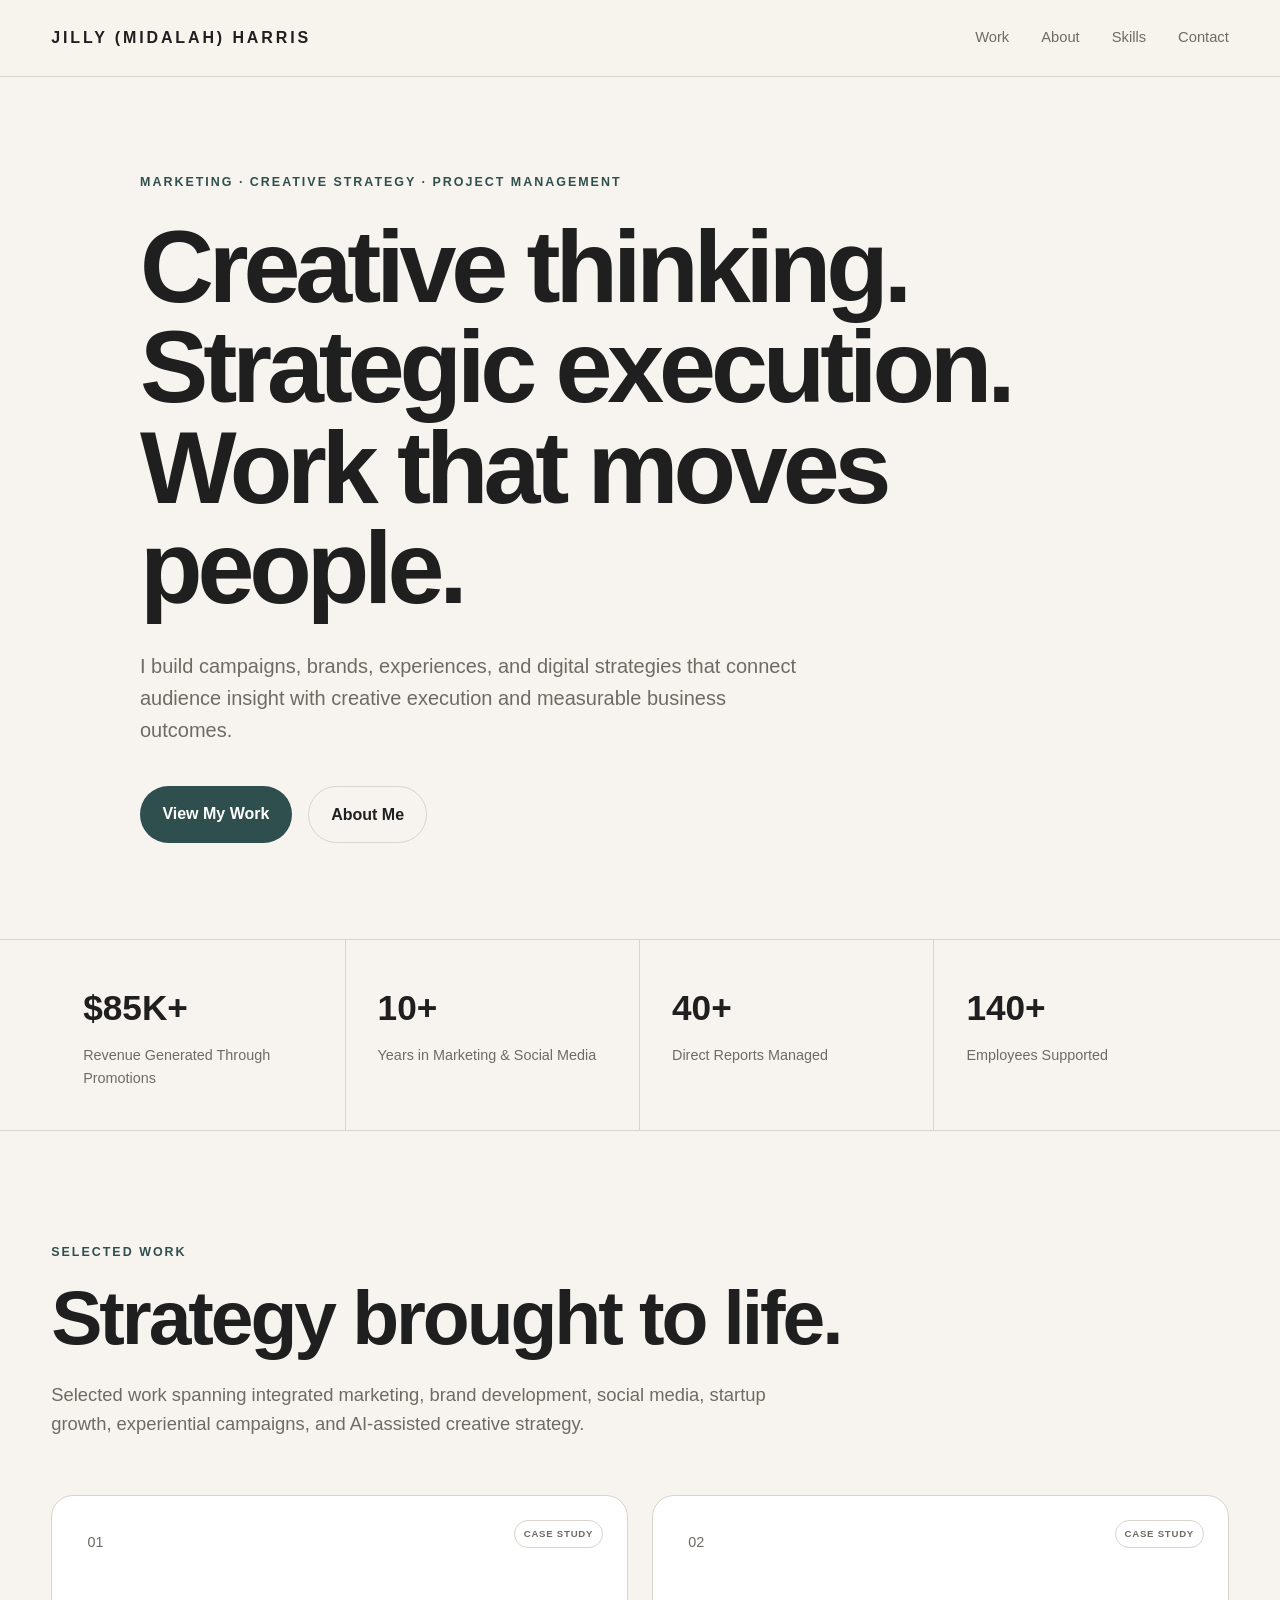
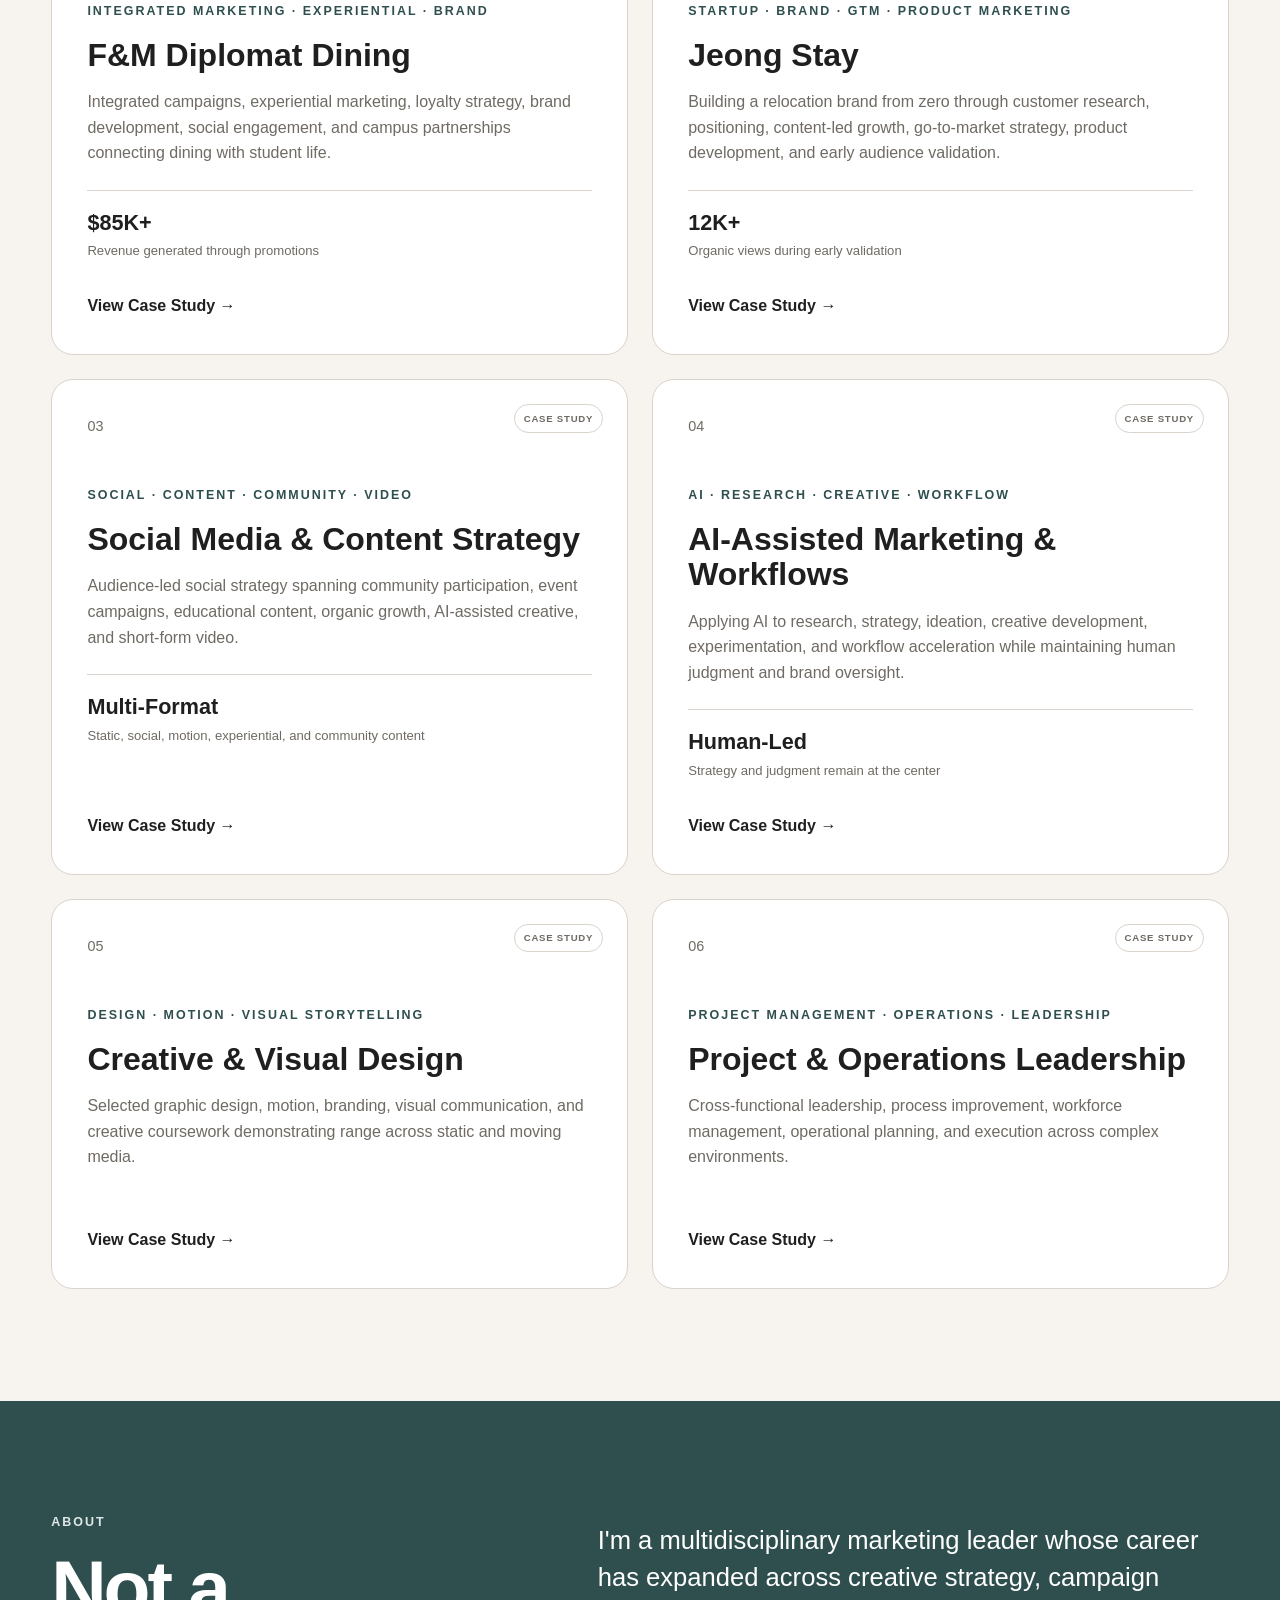
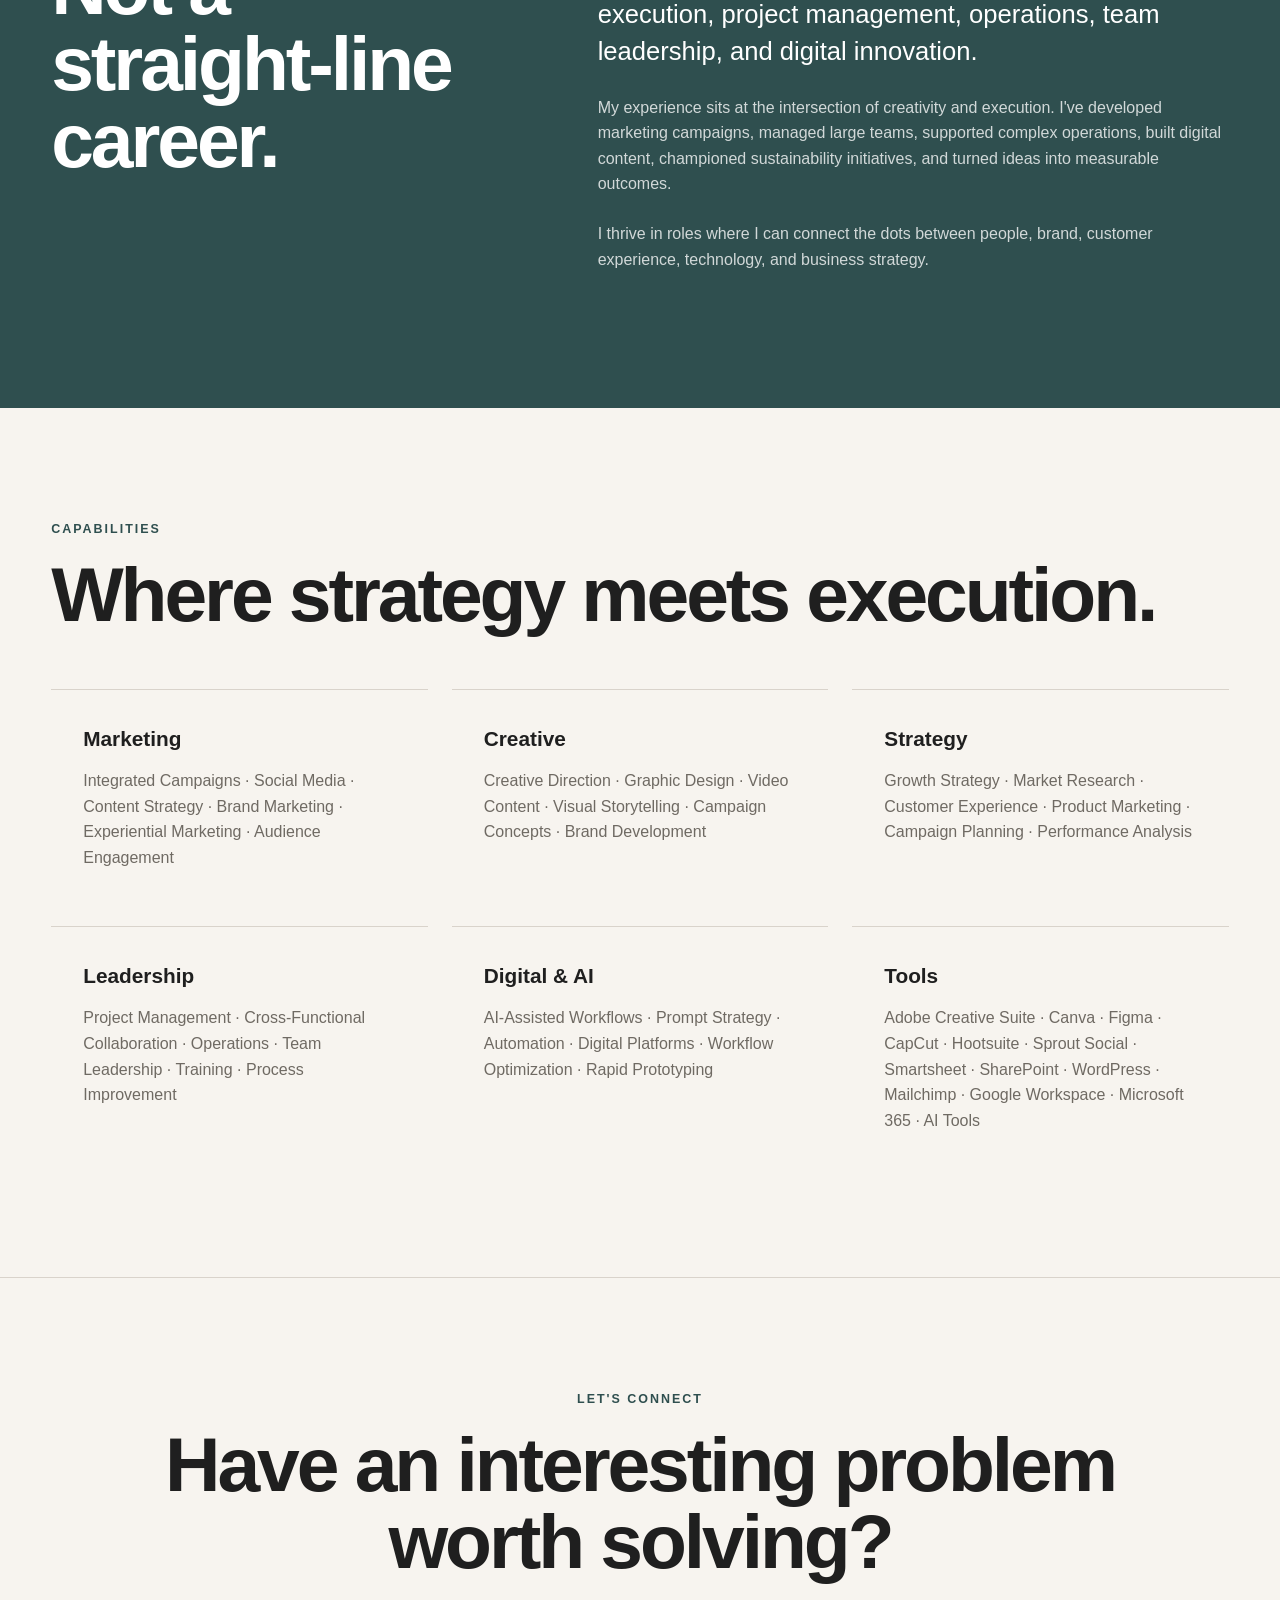
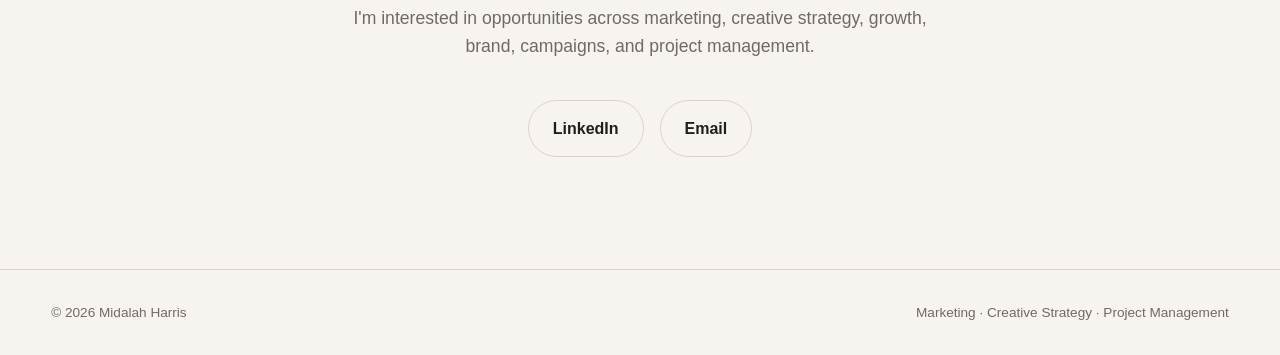
<file: index.html>
<!DOCTYPE html>
<html lang="en">
<head>
  <meta charset="UTF-8">
  <meta name="viewport" content="width=device-width, initial-scale=1.0">

  <title>Jilly (Midalah) Harris | Marketing & Creative Strategy Portfolio</title>

  <meta
    name="description"
    content="Marketing, creative strategy, project management, and digital portfolio featuring campaigns, brand development, social media, AI-assisted workflows, and business results."
  >

  <link rel="stylesheet" href="style.css">
</head>

<body>

  <header class="site-header">
    <div class="container nav-container">
      <a class="logo" href="index.html">JILLY (MIDALAH) HARRIS</a>

      <nav>
        <a href="#work">Work</a>
        <a href="#about">About</a>
        <a href="#skills">Skills</a>
        <a href="#contact">Contact</a>
      </nav>
    </div>
  </header>

  <main>

    <!-- HERO -->
    <section class="hero">
      <div class="container hero-content">

      <p class="eyebrow">
  MARKETING · CREATIVE STRATEGY · PROJECT MANAGEMENT
</p>

<h1>
  Creative thinking.<br>
  Strategic execution.<br>
  Work that moves people.
</h1>

<p class="hero-text">
  I build campaigns, brands, experiences, and digital strategies
  that connect audience insight with creative execution and
  measurable business outcomes.
</p>
        <div class="hero-buttons">
          <a href="#work" class="button primary-button">View My Work</a>
          <a href="#about" class="button secondary-button">About Me</a>
        </div>

      </div>
    </section>

    <!-- IMPACT -->
    <section class="impact">
      <div class="container impact-grid">

        <div class="stat">
          <span class="stat-number">$85K+</span>
          <span class="stat-label">Revenue Generated Through Promotions</span>
        </div>

        <div class="stat">
          <span class="stat-number">10+</span>
          <span class="stat-label">Years in Marketing & Social Media</span>
        </div>

        <div class="stat">
          <span class="stat-number">40+</span>
          <span class="stat-label">Direct Reports Managed</span>
        </div>

        <div class="stat">
          <span class="stat-number">140+</span>
          <span class="stat-label">Employees Supported</span>
        </div>

      </div>
    </section>

   <!-- FEATURED WORK -->
<section class="work section" id="work">

  <div class="container">

    <p class="section-label">SELECTED WORK</p>

    <h2>
      Strategy brought to life.
    </h2>

    <p class="section-intro-text">
      Selected work spanning integrated marketing, brand development,
      social media, startup growth, experiential campaigns, and
      AI-assisted creative strategy.
    </p>


    <div class="project-grid">

      <!-- F&M DINING -->
      <article class="project-card featured-project-card">

        <div class="project-number">01</div>

        <p class="project-type">
          INTEGRATED MARKETING · EXPERIENTIAL · BRAND
        </p>

        <h3>
          F&M Diplomat Dining
        </h3>

        <p>
          Integrated campaigns, experiential marketing, loyalty strategy,
          brand development, social engagement, and campus partnerships
          connecting dining with student life.
        </p>

        <div class="project-mini-impact">
          <strong>$85K+</strong>
          <span>Revenue generated through promotions</span>
        </div>

        <a href="fm-dining.html" class="project-link">
          View Case Study →
        </a>

      </article>


      <!-- JEONG STAY -->
      <article class="project-card featured-project-card">

        <div class="project-number">02</div>

        <p class="project-type">
          STARTUP · BRAND · GTM · PRODUCT MARKETING
        </p>

        <h3>
          Jeong Stay
        </h3>

        <p>
          Building a relocation brand from zero through customer research,
          positioning, content-led growth, go-to-market strategy, product
          development, and early audience validation.
        </p>

        <div class="project-mini-impact">
          <strong>12K+</strong>
          <span>Organic views during early validation</span>
        </div>

        <a href="jeong-stay.html" class="project-link">
          View Case Study →
        </a>

      </article>


      <!-- SOCIAL MEDIA -->
      <article class="project-card featured-project-card">

        <div class="project-number">03</div>

        <p class="project-type">
          SOCIAL · CONTENT · COMMUNITY · VIDEO
        </p>

        <h3>
          Social Media & Content Strategy
        </h3>

        <p>
          Audience-led social strategy spanning community participation,
          event campaigns, educational content, organic growth,
          AI-assisted creative, and short-form video.
        </p>

        <div class="project-mini-impact">
          <strong>Multi-Format</strong>
          <span>Static, social, motion, experiential, and community content</span>
        </div>

        <a href="social-media.html" class="project-link">
          View Case Study →
        </a>

      </article>


      <!-- AI -->
      <article class="project-card featured-project-card">

        <div class="project-number">04</div>

        <p class="project-type">
          AI · RESEARCH · CREATIVE · WORKFLOW
        </p>

        <h3>
          AI-Assisted Marketing & Workflows
        </h3>

        <p>
          Applying AI to research, strategy, ideation, creative development,
          experimentation, and workflow acceleration while maintaining
          human judgment and brand oversight.
        </p>

        <div class="project-mini-impact">
          <strong>Human-Led</strong>
          <span>Strategy and judgment remain at the center</span>
        </div>

        <a href="ai-marketing.html" class="project-link">
          View Case Study →
        </a>

      </article>


      <!-- CREATIVE / DESIGN -->
     <article class="project-card featured-project-card">

        <div class="project-number">05</div>

        <p class="project-type">
          DESIGN · MOTION · VISUAL STORYTELLING
        </p>

        <h3>
          Creative & Visual Design
        </h3>

        <p>
          Selected graphic design, motion, branding, visual communication,
          and creative coursework demonstrating range across static and
          moving media.
        </p>

      <a href="creative-design.html" class="project-link">
  View Case Study →
</a>

      </article>


      <!-- PROJECT MANAGEMENT -->
      <article class="project-card featured-project-card">

        <div class="project-number">06</div>

        <p class="project-type">
          PROJECT MANAGEMENT · OPERATIONS · LEADERSHIP
        </p>

        <h3>
          Project & Operations Leadership
        </h3>

        <p>
          Cross-functional leadership, process improvement, workforce
          management, operational planning, and execution across complex
          environments.
        </p>

      <a href="project-operations.html" class="project-link">
  View Case Study →
</a>

      </article>

    </div>

  </div>

</section>

    <!-- ABOUT -->
    <section class="about section" id="about">
      <div class="container about-grid">

        <div>
          <p class="section-label">ABOUT</p>
          <h2>Not a straight-line career.</h2>
        </div>

        <div class="about-copy">
          <p class="large-copy">
            I'm a multidisciplinary marketing leader whose career has expanded across creative strategy, campaign execution, project management, operations, team leadership, and digital innovation.
          </p>

          <p>
            My experience sits at the intersection of creativity and
            execution. I've developed marketing campaigns, managed large
            teams, supported complex operations, built digital content,
            championed sustainability initiatives, and turned ideas into
            measurable outcomes.
          </p>

          <p>
            I thrive in roles where I can connect the dots between people,
            brand, customer experience, technology, and business strategy.
          </p>
        </div>

      </div>
    </section>

    <!-- SKILLS -->
    <section class="skills section" id="skills">
      <div class="container">

        <p class="section-label">CAPABILITIES</p>
        <h2>Where strategy meets execution.</h2>

        <div class="skills-grid">

          <div>
            <h3>Marketing</h3>
            <p>
              Integrated Campaigns · Social Media · Content Strategy ·
              Brand Marketing · Experiential Marketing · Audience Engagement
            </p>
          </div>

          <div>
            <h3>Creative</h3>
            <p>
              Creative Direction · Graphic Design · Video Content ·
              Visual Storytelling · Campaign Concepts · Brand Development
            </p>
          </div>

          <div>
            <h3>Strategy</h3>
            <p>
              Growth Strategy · Market Research · Customer Experience ·
              Product Marketing · Campaign Planning · Performance Analysis
            </p>
          </div>

          <div>
            <h3>Leadership</h3>
            <p>
              Project Management · Cross-Functional Collaboration ·
              Operations · Team Leadership · Training · Process Improvement
            </p>
          </div>

          <div>
            <h3>Digital & AI</h3>
            <p>
              AI-Assisted Workflows · Prompt Strategy · Automation ·
              Digital Platforms · Workflow Optimization · Rapid Prototyping
            </p>
          </div>

          <div>
            <h3>Tools</h3>
            <p>
  Adobe Creative Suite · Canva · Figma · CapCut · Hootsuite ·
  Sprout Social · Smartsheet · SharePoint · WordPress ·
  Mailchimp · Google Workspace · Microsoft 365 · AI Tools
</p>
          </div>

        </div>
      </div>
    </section>

    <!-- CONTACT -->
    <section class="contact section" id="contact">
      <div class="container">

        <p class="section-label">LET'S CONNECT</p>

        <h2>
          Have an interesting problem<br>
          worth solving?
        </h2>

        <p>
          I'm interested in opportunities across marketing, creative strategy,
          growth, brand, campaigns, and project management.
        </p>

        <div class="contact-links">
          <a href="https://www.linkedin.com/in/jilly-harris/" target="_blank">
            LinkedIn
          </a>

          <a href="mailto:jaharris1979@gmail.com">
            Email
          </a>
        </div>

      </div>
    </section>

  </main>

  <footer>
    <div class="container footer-content">
      <p>© 2026 Midalah Harris</p>
      <p>Marketing · Creative Strategy · Project Management</p>
    </div>
  </footer>

</body>
</html>
</file>
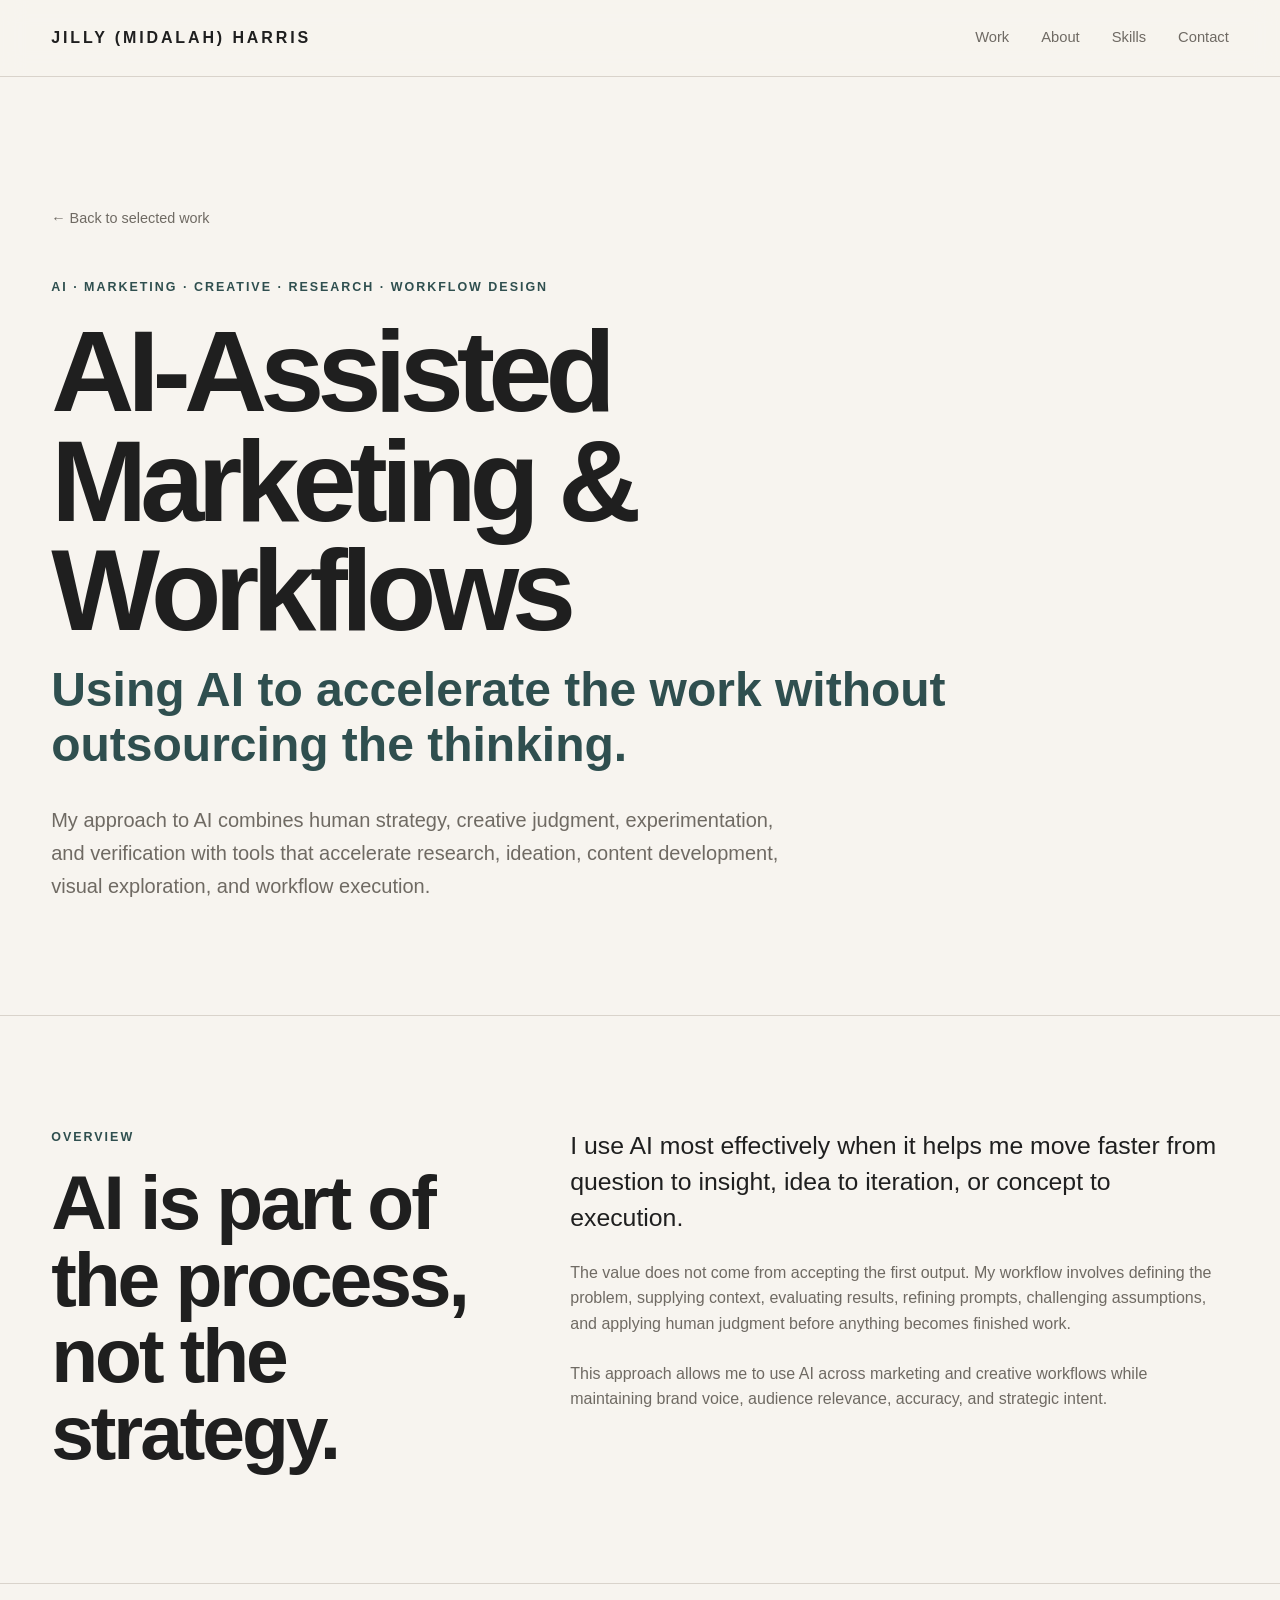
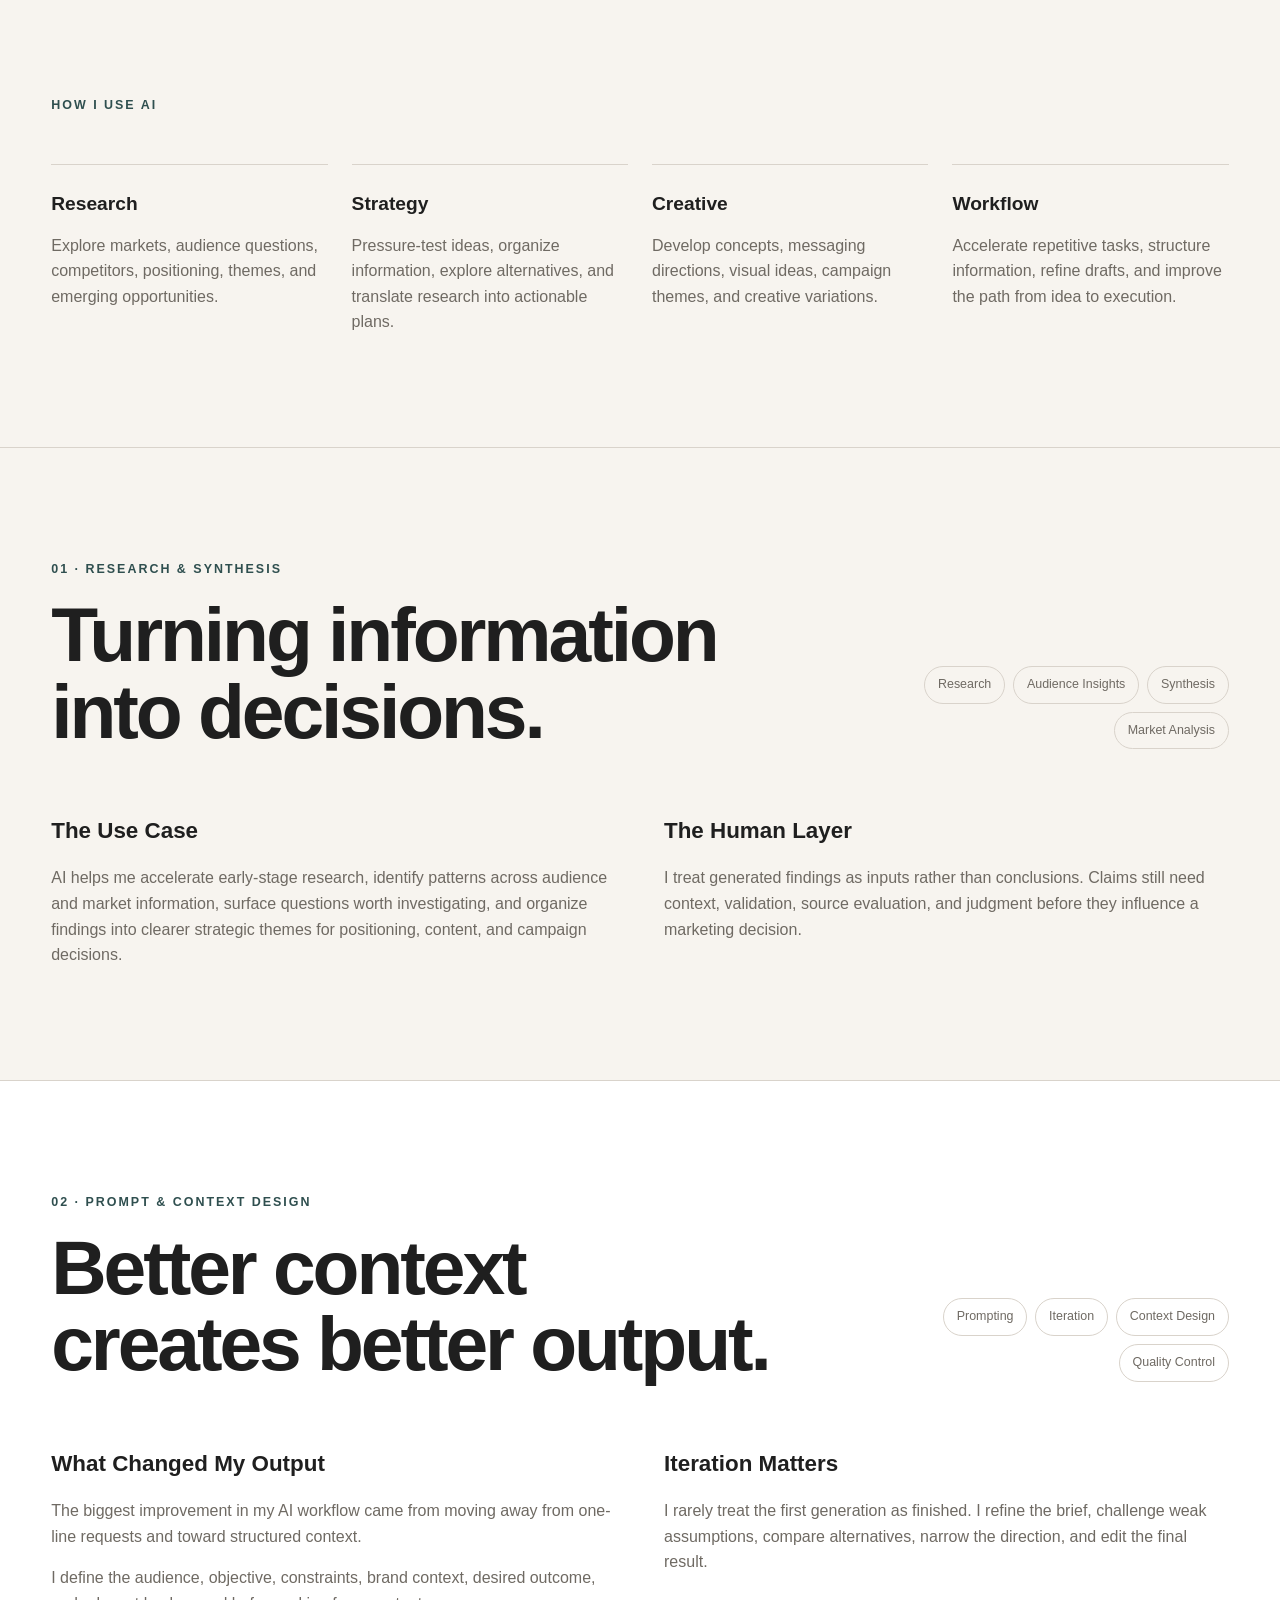
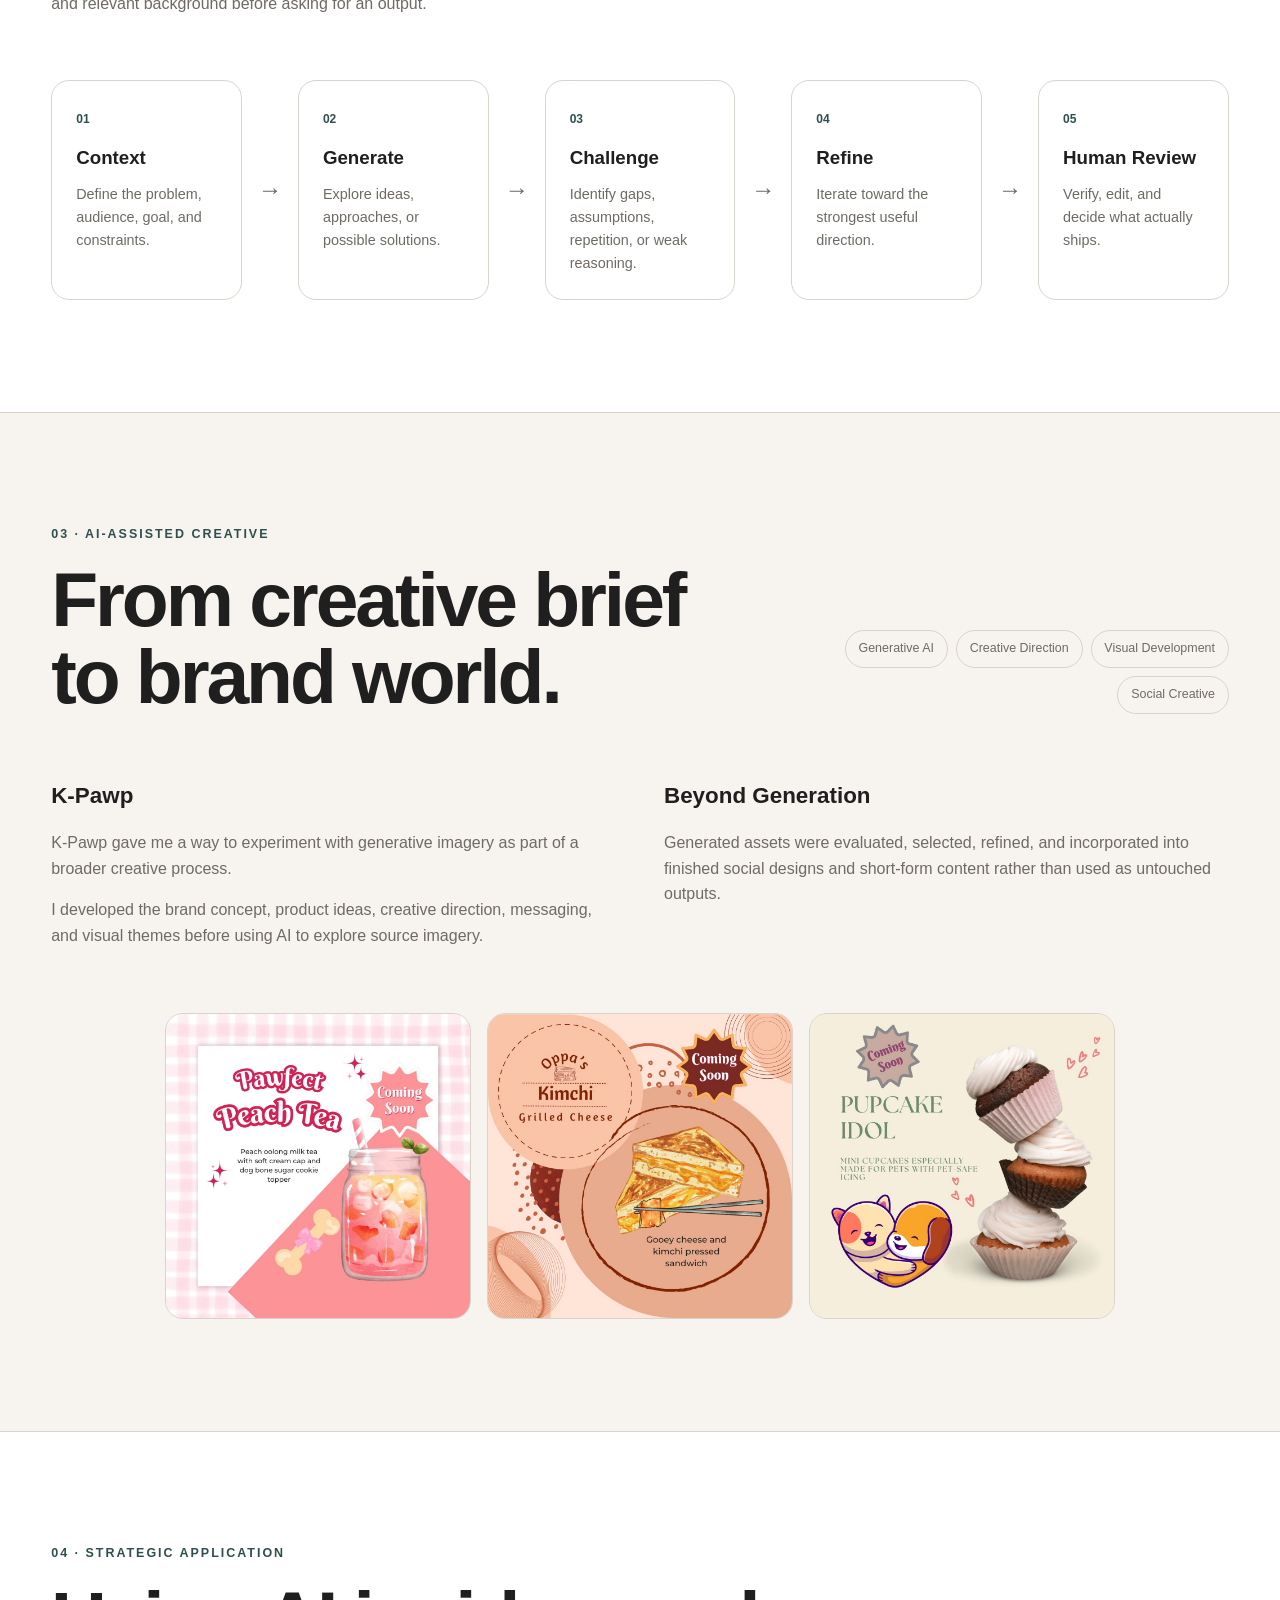
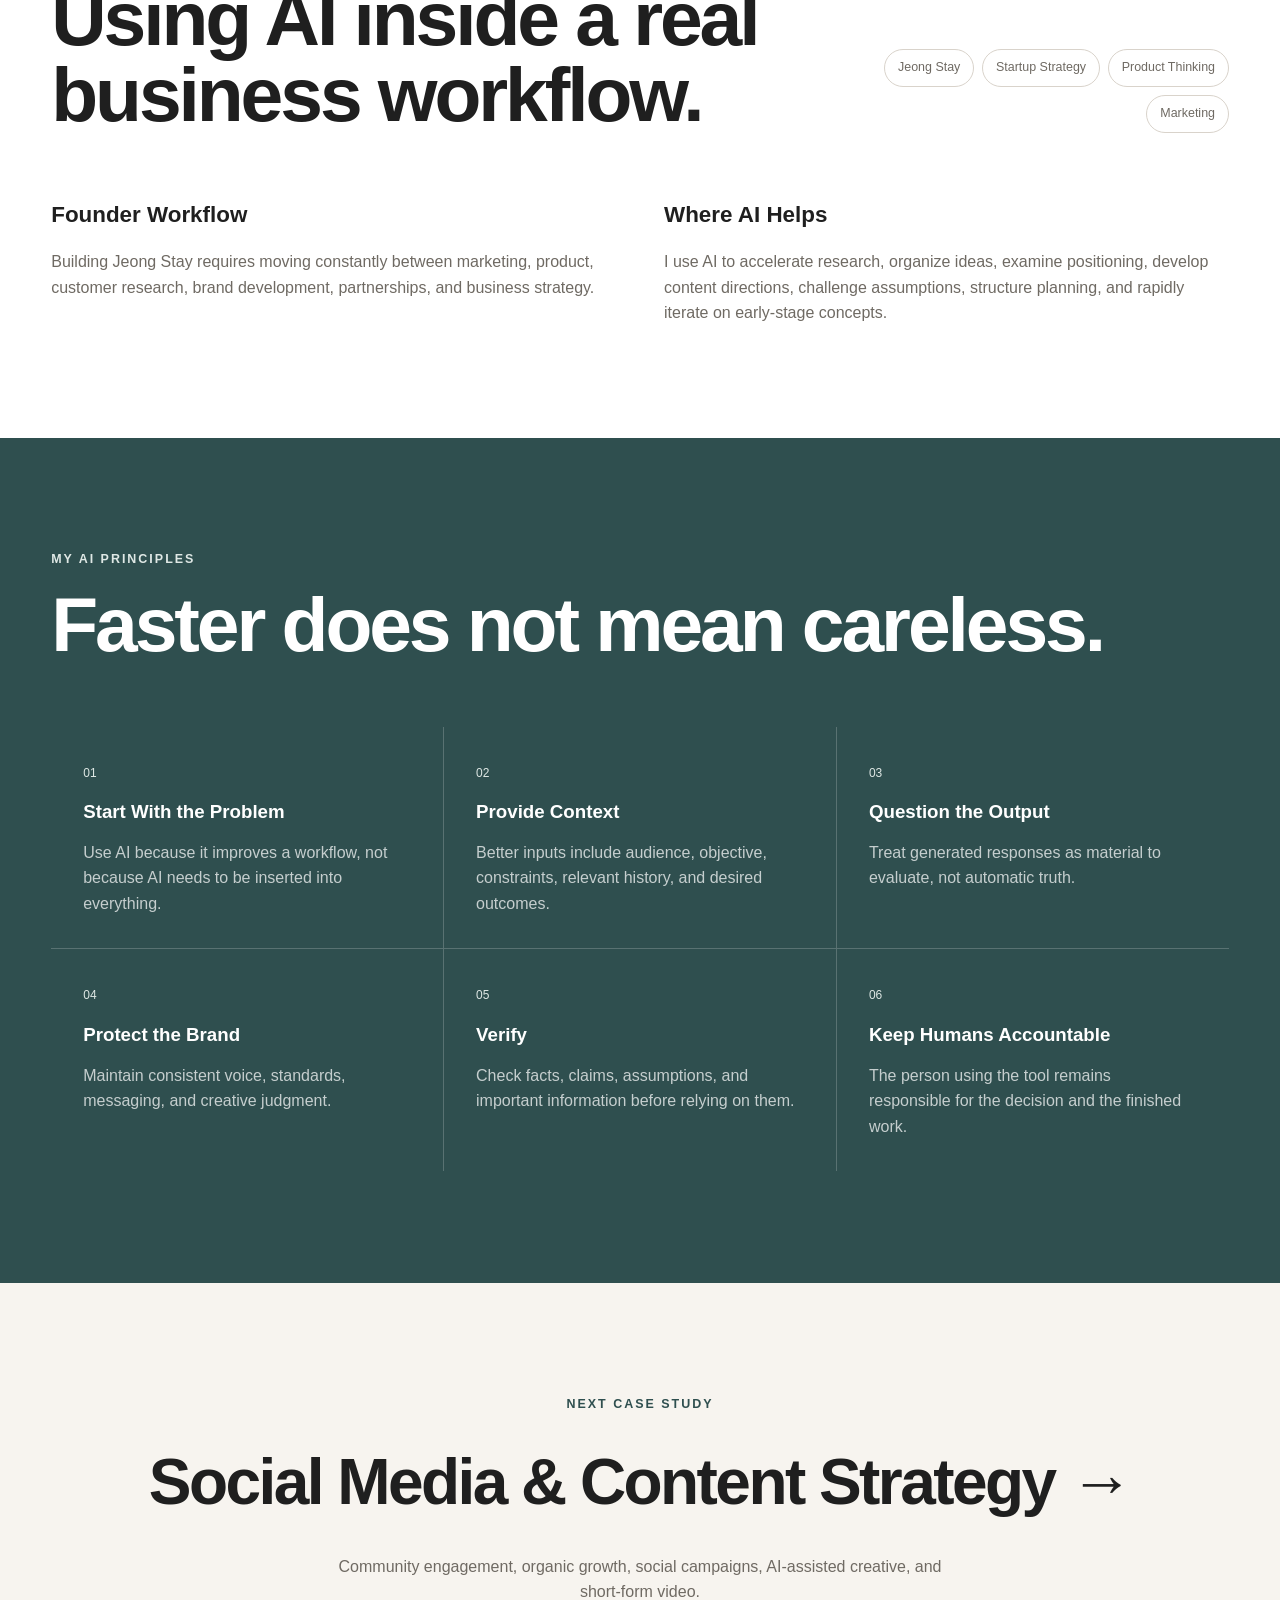
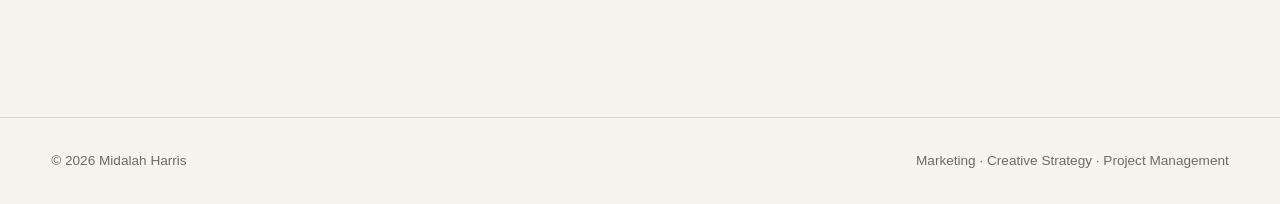
<file: ai-marketing.html>
<!DOCTYPE html>
<html lang="en">
<head>
  <meta charset="UTF-8">
  <meta name="viewport" content="width=device-width, initial-scale=1.0">

  <title>AI-Assisted Marketing & Workflows | Jilly (Midalah) Harris</title>

  <meta
    name="description"
    content="AI-assisted marketing portfolio featuring research, ideation, content development, creative direction, experimentation, workflow optimization, and human-led strategic decision-making."
  >

  <link rel="stylesheet" href="style.css">
</head>

<body>

  <header class="site-header">
    <div class="container nav-container">

      <a class="logo" href="index.html">JILLY (MIDALAH) HARRIS</a>

      <nav>
        <a href="index.html#work">Work</a>
        <a href="index.html#about">About</a>
        <a href="index.html#skills">Skills</a>
        <a href="index.html#contact">Contact</a>
      </nav>

    </div>
  </header>


  <main>

    <!-- HERO -->
    <section class="case-hero">

      <div class="container">

        <a href="index.html#work" class="back-link">
          ← Back to selected work
        </a>

        <p class="eyebrow">
          AI · MARKETING · CREATIVE · RESEARCH · WORKFLOW DESIGN
        </p>

        <h1>
          AI-Assisted Marketing & Workflows
        </h1>

        <p class="case-subtitle">
          Using AI to accelerate the work without outsourcing the thinking.
        </p>

        <p class="case-intro">
          My approach to AI combines human strategy, creative judgment,
          experimentation, and verification with tools that accelerate
          research, ideation, content development, visual exploration,
          and workflow execution.
        </p>

      </div>

    </section>


    <!-- OVERVIEW -->
    <section class="section case-overview">

      <div class="container case-two-column">

        <div>

          <p class="section-label">OVERVIEW</p>

          <h2>
            AI is part of the process, not the strategy.
          </h2>

        </div>


        <div class="case-copy">

          <p class="large-copy">
            I use AI most effectively when it helps me move faster from
            question to insight, idea to iteration, or concept to execution.
          </p>

          <p>
            The value does not come from accepting the first output.
            My workflow involves defining the problem, supplying context,
            evaluating results, refining prompts, challenging assumptions,
            and applying human judgment before anything becomes finished work.
          </p>

          <p>
            This approach allows me to use AI across marketing and creative
            workflows while maintaining brand voice, audience relevance,
            accuracy, and strategic intent.
          </p>

        </div>

      </div>

    </section>


    <!-- CORE USE CASES -->
    <section class="section case-role">

      <div class="container">

        <p class="section-label">HOW I USE AI</p>

        <div class="role-grid">

          <div>
            <h3>Research</h3>
            <p>
              Explore markets, audience questions, competitors,
              positioning, themes, and emerging opportunities.
            </p>
          </div>

          <div>
            <h3>Strategy</h3>
            <p>
              Pressure-test ideas, organize information, explore
              alternatives, and translate research into actionable plans.
            </p>
          </div>

          <div>
            <h3>Creative</h3>
            <p>
              Develop concepts, messaging directions, visual ideas,
              campaign themes, and creative variations.
            </p>
          </div>

          <div>
            <h3>Workflow</h3>
            <p>
              Accelerate repetitive tasks, structure information,
              refine drafts, and improve the path from idea to execution.
            </p>
          </div>

        </div>

      </div>

    </section>


    <!-- 01 RESEARCH -->
    <section class="section campaign-section">

      <div class="container">

        <div class="campaign-heading">

          <div>
            <p class="section-label">01 · RESEARCH & SYNTHESIS</p>

            <h2>
              Turning information into decisions.
            </h2>
          </div>

          <div class="campaign-tags">
            <span>Research</span>
            <span>Audience Insights</span>
            <span>Synthesis</span>
            <span>Market Analysis</span>
          </div>

        </div>


        <div class="campaign-story-grid">

          <div>

            <h3>The Use Case</h3>

            <p>
  AI helps me accelerate early-stage research, identify patterns
  across audience and market information, surface questions worth
  investigating, and organize findings into clearer strategic themes
  for positioning, content, and campaign decisions.
</p>

          </div>

          <div>

            <h3>The Human Layer</h3>

            <p>
              I treat generated findings as inputs rather than conclusions.
              Claims still need context, validation, source evaluation,
              and judgment before they influence a marketing decision.
            </p>

          </div>

        </div>

      </div>

    </section>


    <!-- 02 PROMPTING -->
    <section class="section campaign-section alternate-section">

      <div class="container">

        <div class="campaign-heading">

          <div>
            <p class="section-label">02 · PROMPT & CONTEXT DESIGN</p>

            <h2>
              Better context creates better output.
            </h2>
          </div>

          <div class="campaign-tags">
            <span>Prompting</span>
            <span>Iteration</span>
            <span>Context Design</span>
            <span>Quality Control</span>
          </div>

        </div>


        <div class="campaign-story-grid">

          <div>

            <h3>What Changed My Output</h3>

            <p>
              The biggest improvement in my AI workflow came from moving
              away from one-line requests and toward structured context.
            </p>

            <p>
              I define the audience, objective, constraints, brand context,
              desired outcome, and relevant background before asking for
              an output.
            </p>

          </div>

          <div>

            <h3>Iteration Matters</h3>

            <p>
              I rarely treat the first generation as finished. I refine
              the brief, challenge weak assumptions, compare alternatives,
              narrow the direction, and edit the final result.
            </p>

          </div>

        </div>


        <div class="ai-workflow">

          <div>
            <span>01</span>
            <h3>Context</h3>
            <p>Define the problem, audience, goal, and constraints.</p>
          </div>

          <div class="flow-arrow">→</div>

          <div>
            <span>02</span>
            <h3>Generate</h3>
            <p>Explore ideas, approaches, or possible solutions.</p>
          </div>

          <div class="flow-arrow">→</div>

          <div>
            <span>03</span>
            <h3>Challenge</h3>
            <p>Identify gaps, assumptions, repetition, or weak reasoning.</p>
          </div>

          <div class="flow-arrow">→</div>

          <div>
            <span>04</span>
            <h3>Refine</h3>
            <p>Iterate toward the strongest useful direction.</p>
          </div>

          <div class="flow-arrow">→</div>

          <div>
            <span>05</span>
            <h3>Human Review</h3>
            <p>Verify, edit, and decide what actually ships.</p>
          </div>

        </div>

      </div>

    </section>


    <!-- 03 CREATIVE -->
    <section class="section campaign-section">

      <div class="container">

        <div class="campaign-heading">

          <div>
            <p class="section-label">03 · AI-ASSISTED CREATIVE</p>

            <h2>
              From creative brief to brand world.
            </h2>
          </div>

          <div class="campaign-tags">
            <span>Generative AI</span>
            <span>Creative Direction</span>
            <span>Visual Development</span>
            <span>Social Creative</span>
          </div>

        </div>


        <div class="campaign-story-grid">

          <div>

            <h3>K-Pawp</h3>

            <p>
              K-Pawp gave me a way to experiment with generative imagery
              as part of a broader creative process.
            </p>

            <p>
              I developed the brand concept, product ideas, creative
              direction, messaging, and visual themes before using AI
              to explore source imagery.
            </p>

          </div>

          <div>

            <h3>Beyond Generation</h3>

            <p>
              Generated assets were evaluated, selected, refined, and
              incorporated into finished social designs and short-form
              content rather than used as untouched outputs.
            </p>

          </div>

        </div>


        <div class="ai-creative-gallery">

          <img
            src="images/kpawp-peach-tea.jpg"
            alt="AI-assisted K-Pawp Peach Tea social creative"
          >

          <img
            src="images/kpawp-kimchi-grilled-cheese.jpg"
            alt="AI-assisted K-Pawp Kimchi Grilled Cheese social creative"
          >

          <img
            src="images/kpawp-pupcake-idol.jpg"
            alt="AI-assisted K-Pawp Pupcake Idol social creative"
          >

        </div>

      </div>

    </section>


    <!-- 04 STARTUP -->
    <section class="section campaign-section alternate-section">

      <div class="container">

        <div class="campaign-heading">

          <div>
            <p class="section-label">04 · STRATEGIC APPLICATION</p>

            <h2>
              Using AI inside a real business workflow.
            </h2>
          </div>

          <div class="campaign-tags">
            <span>Jeong Stay</span>
            <span>Startup Strategy</span>
            <span>Product Thinking</span>
            <span>Marketing</span>
          </div>

        </div>


        <div class="campaign-story-grid">

          <div>

            <h3>Founder Workflow</h3>

            <p>
              Building Jeong Stay requires moving constantly between
              marketing, product, customer research, brand development,
              partnerships, and business strategy.
            </p>

          </div>

          <div>

            <h3>Where AI Helps</h3>

            <p>
              I use AI to accelerate research, organize ideas, examine
              positioning, develop content directions, challenge assumptions,
              structure planning, and rapidly iterate on early-stage concepts.
            </p>

          </div>

        </div>

      </div>

    </section>


    <!-- 05 HUMAN OVERSIGHT -->
    <section class="section process-section">

      <div class="container">

        <p class="section-label">MY AI PRINCIPLES</p>

        <h2>
          Faster does not mean careless.
        </h2>

        <div class="process-grid">

          <div>
            <span>01</span>
            <h3>Start With the Problem</h3>
            <p>
              Use AI because it improves a workflow, not because AI
              needs to be inserted into everything.
            </p>
          </div>

          <div>
            <span>02</span>
            <h3>Provide Context</h3>
            <p>
              Better inputs include audience, objective, constraints,
              relevant history, and desired outcomes.
            </p>
          </div>

          <div>
            <span>03</span>
            <h3>Question the Output</h3>
            <p>
              Treat generated responses as material to evaluate,
              not automatic truth.
            </p>
          </div>

          <div>
            <span>04</span>
            <h3>Protect the Brand</h3>
            <p>
              Maintain consistent voice, standards, messaging,
              and creative judgment.
            </p>
          </div>

          <div>
            <span>05</span>
            <h3>Verify</h3>
            <p>
              Check facts, claims, assumptions, and important information
              before relying on them.
            </p>
          </div>

          <div>
            <span>06</span>
            <h3>Keep Humans Accountable</h3>
            <p>
              The person using the tool remains responsible for the
              decision and the finished work.
            </p>
          </div>

        </div>

      </div>

    </section>


    <!-- NEXT -->
    <section class="section next-project">

      <div class="container">

        <p class="section-label">NEXT CASE STUDY</p>

        <a href="social-media.html" class="next-project-link">
          Social Media & Content Strategy →
        </a>

        <p class="next-project-description">
          Community engagement, organic growth, social campaigns,
          AI-assisted creative, and short-form video.
        </p>

      </div>

    </section>

  </main>


  <footer>

    <div class="container footer-content">

      <p>© 2026 Midalah Harris</p>

      <p>
        Marketing · Creative Strategy · Project Management
      </p>

    </div>

  </footer>

</body>
</html>
</file>
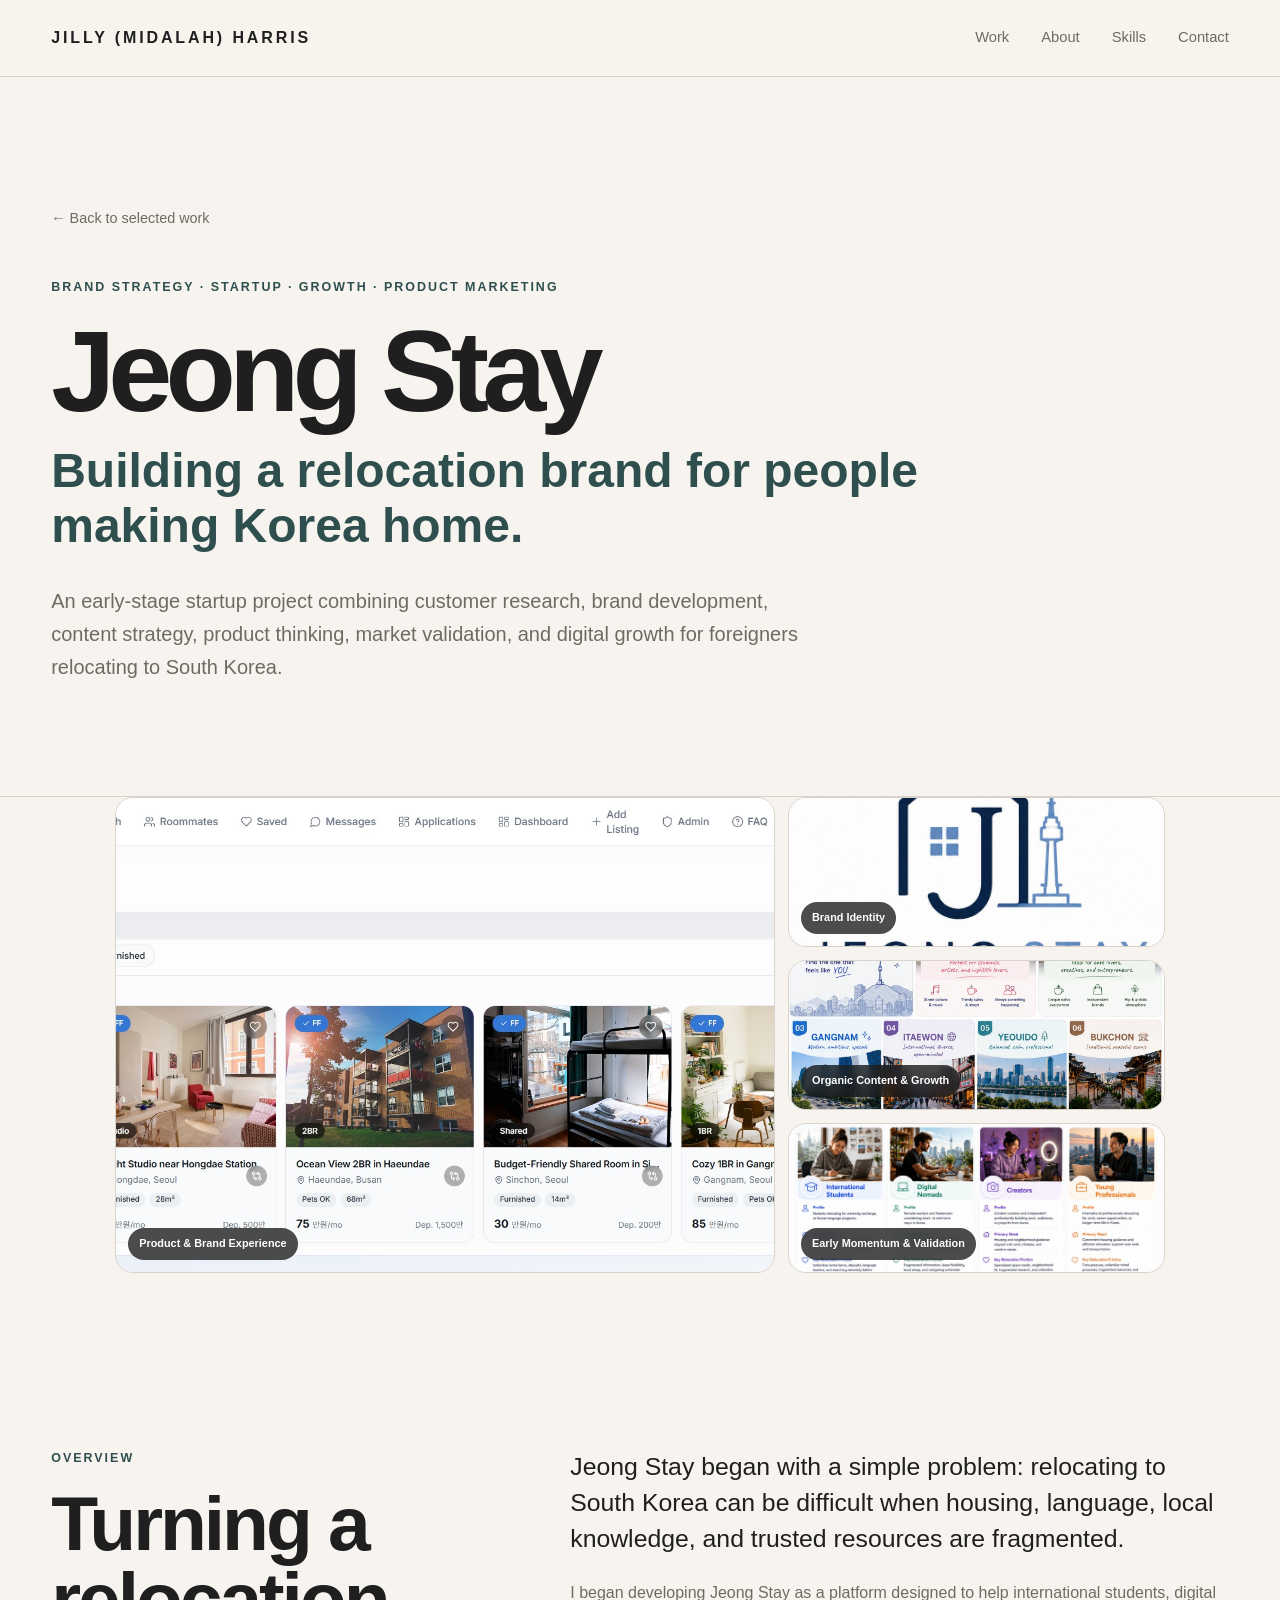
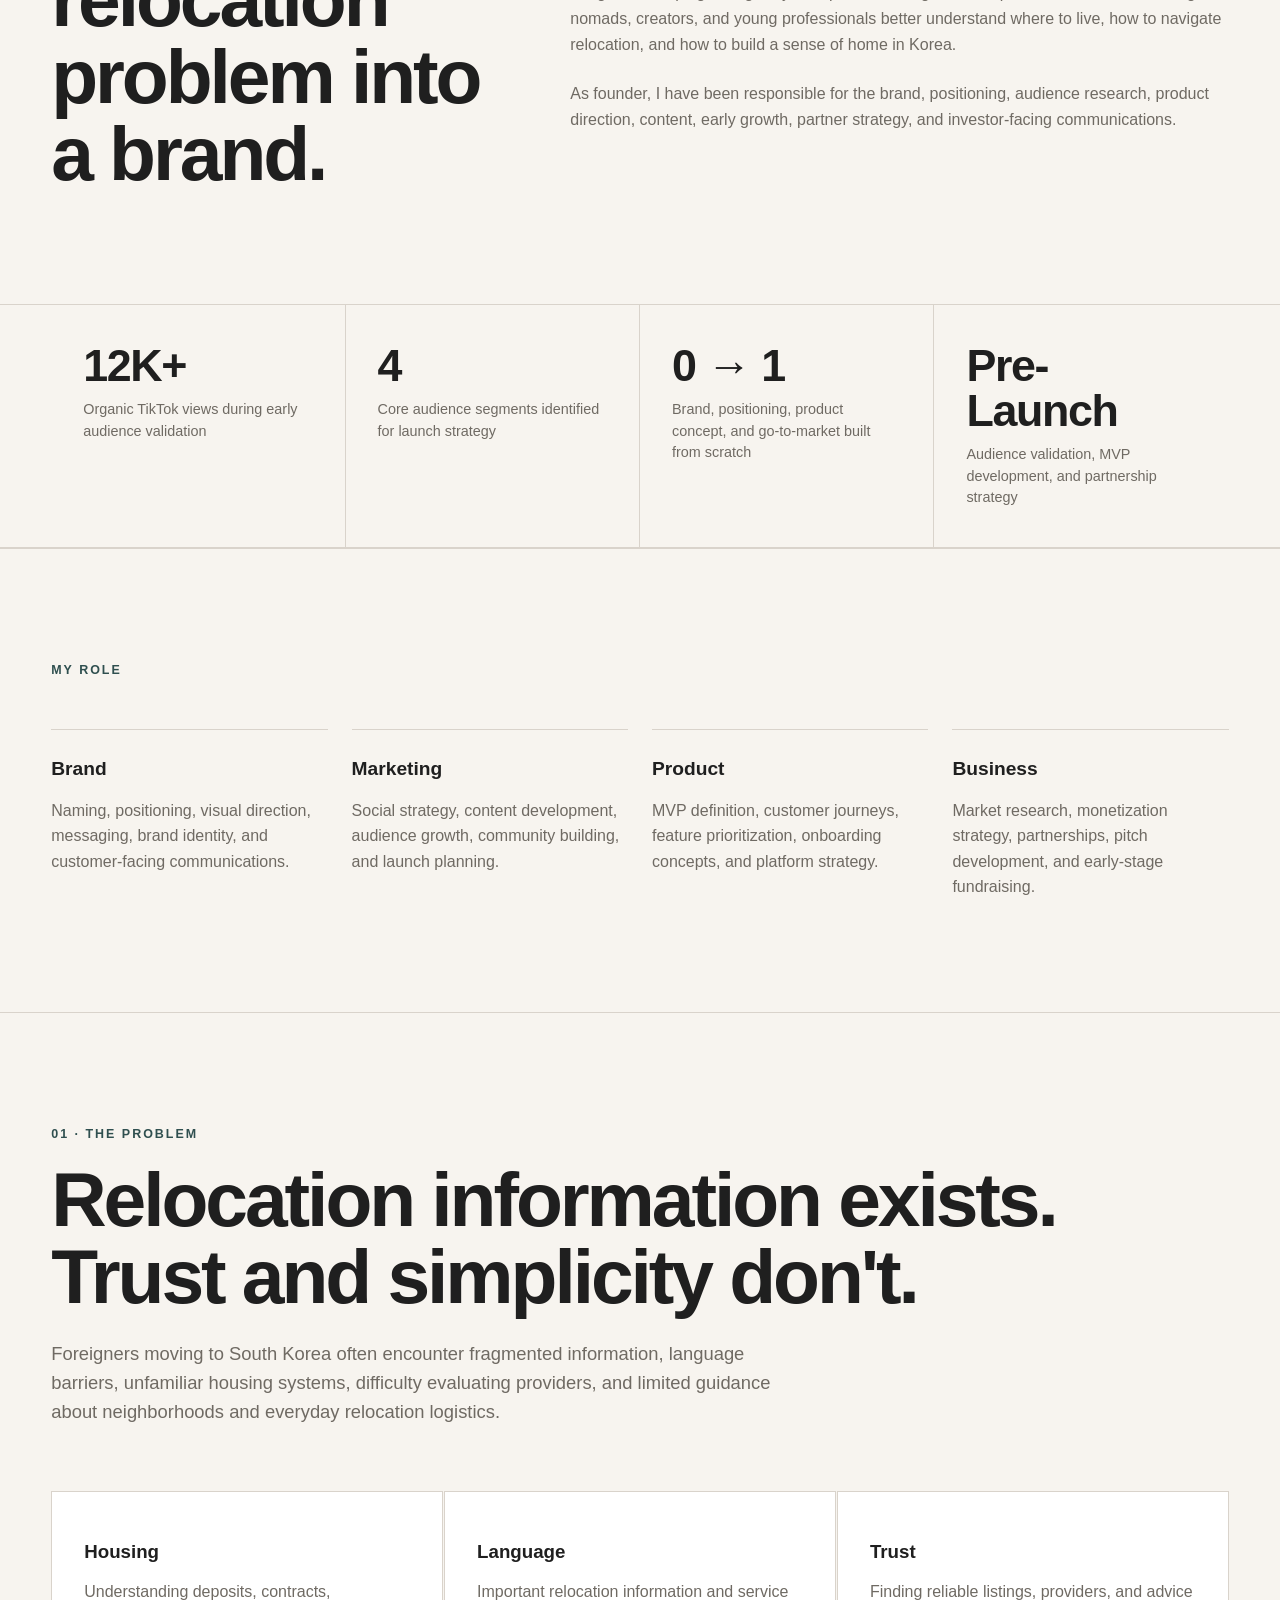
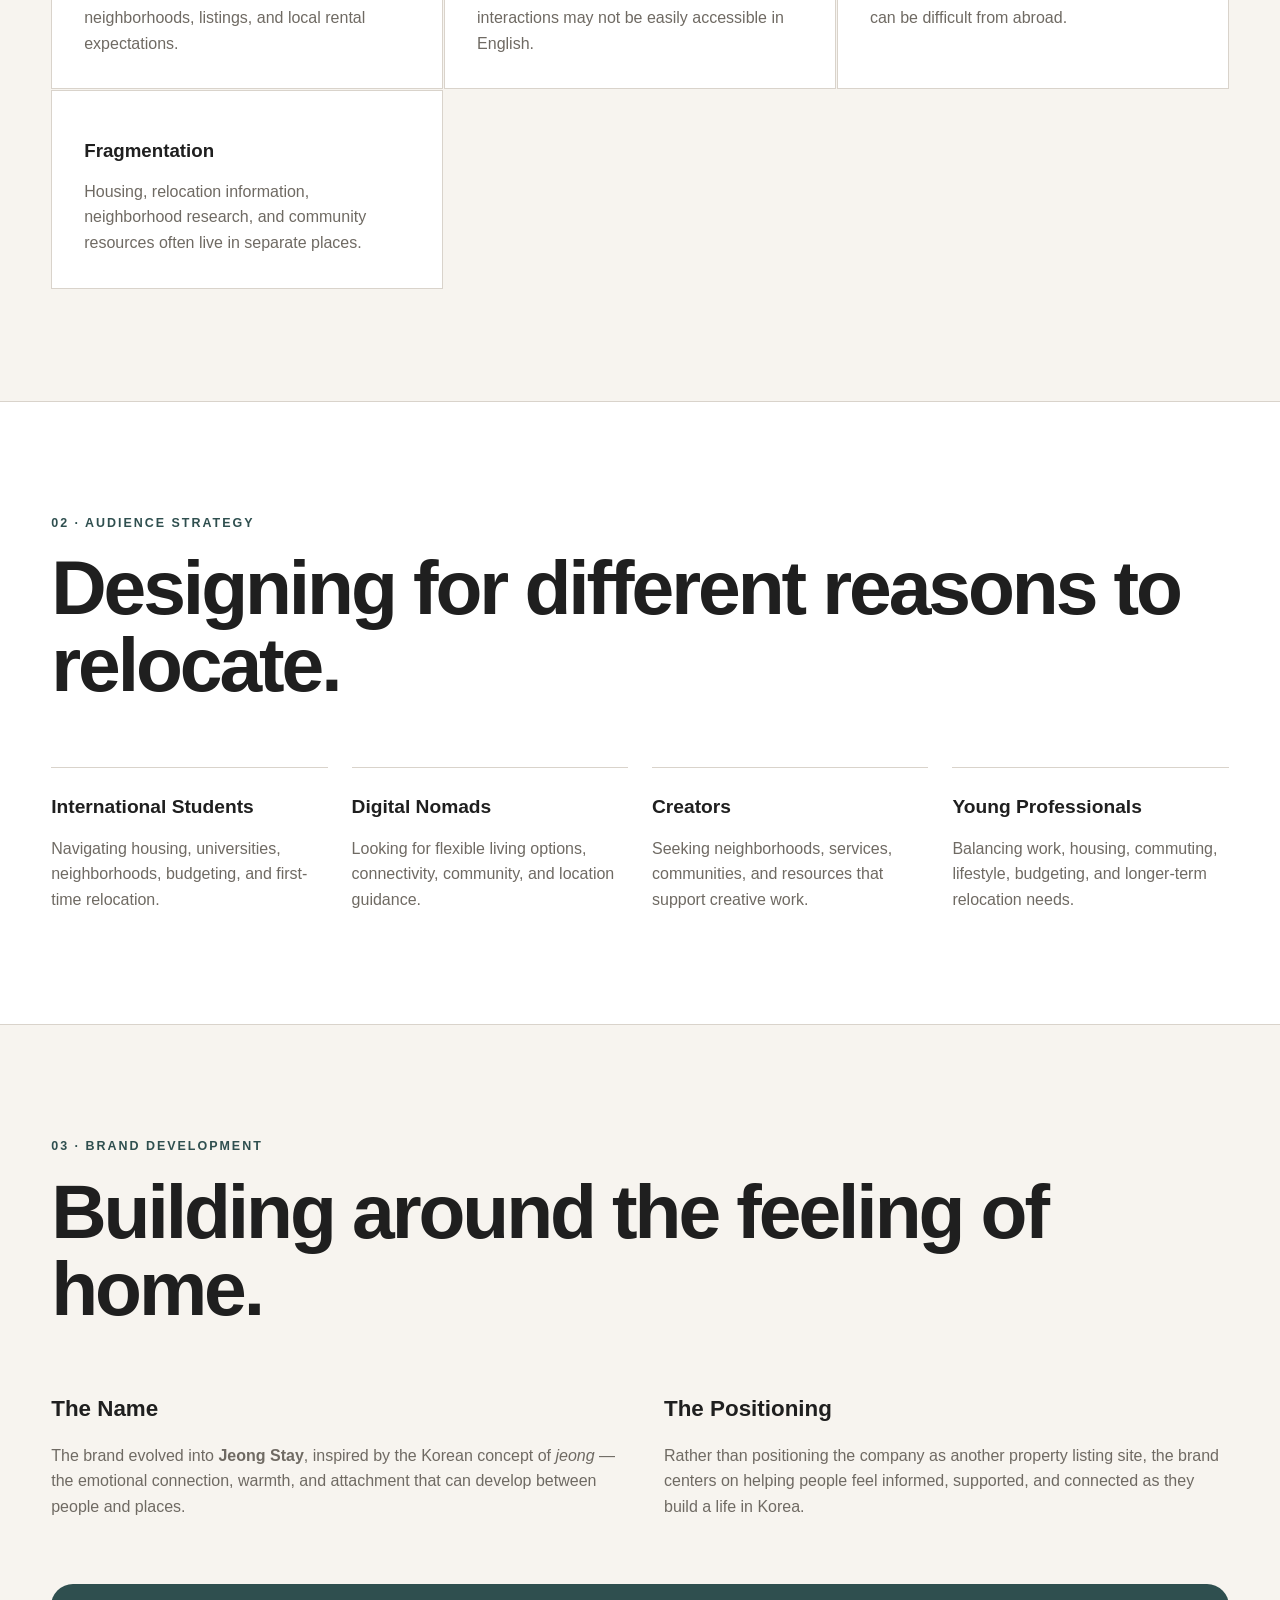
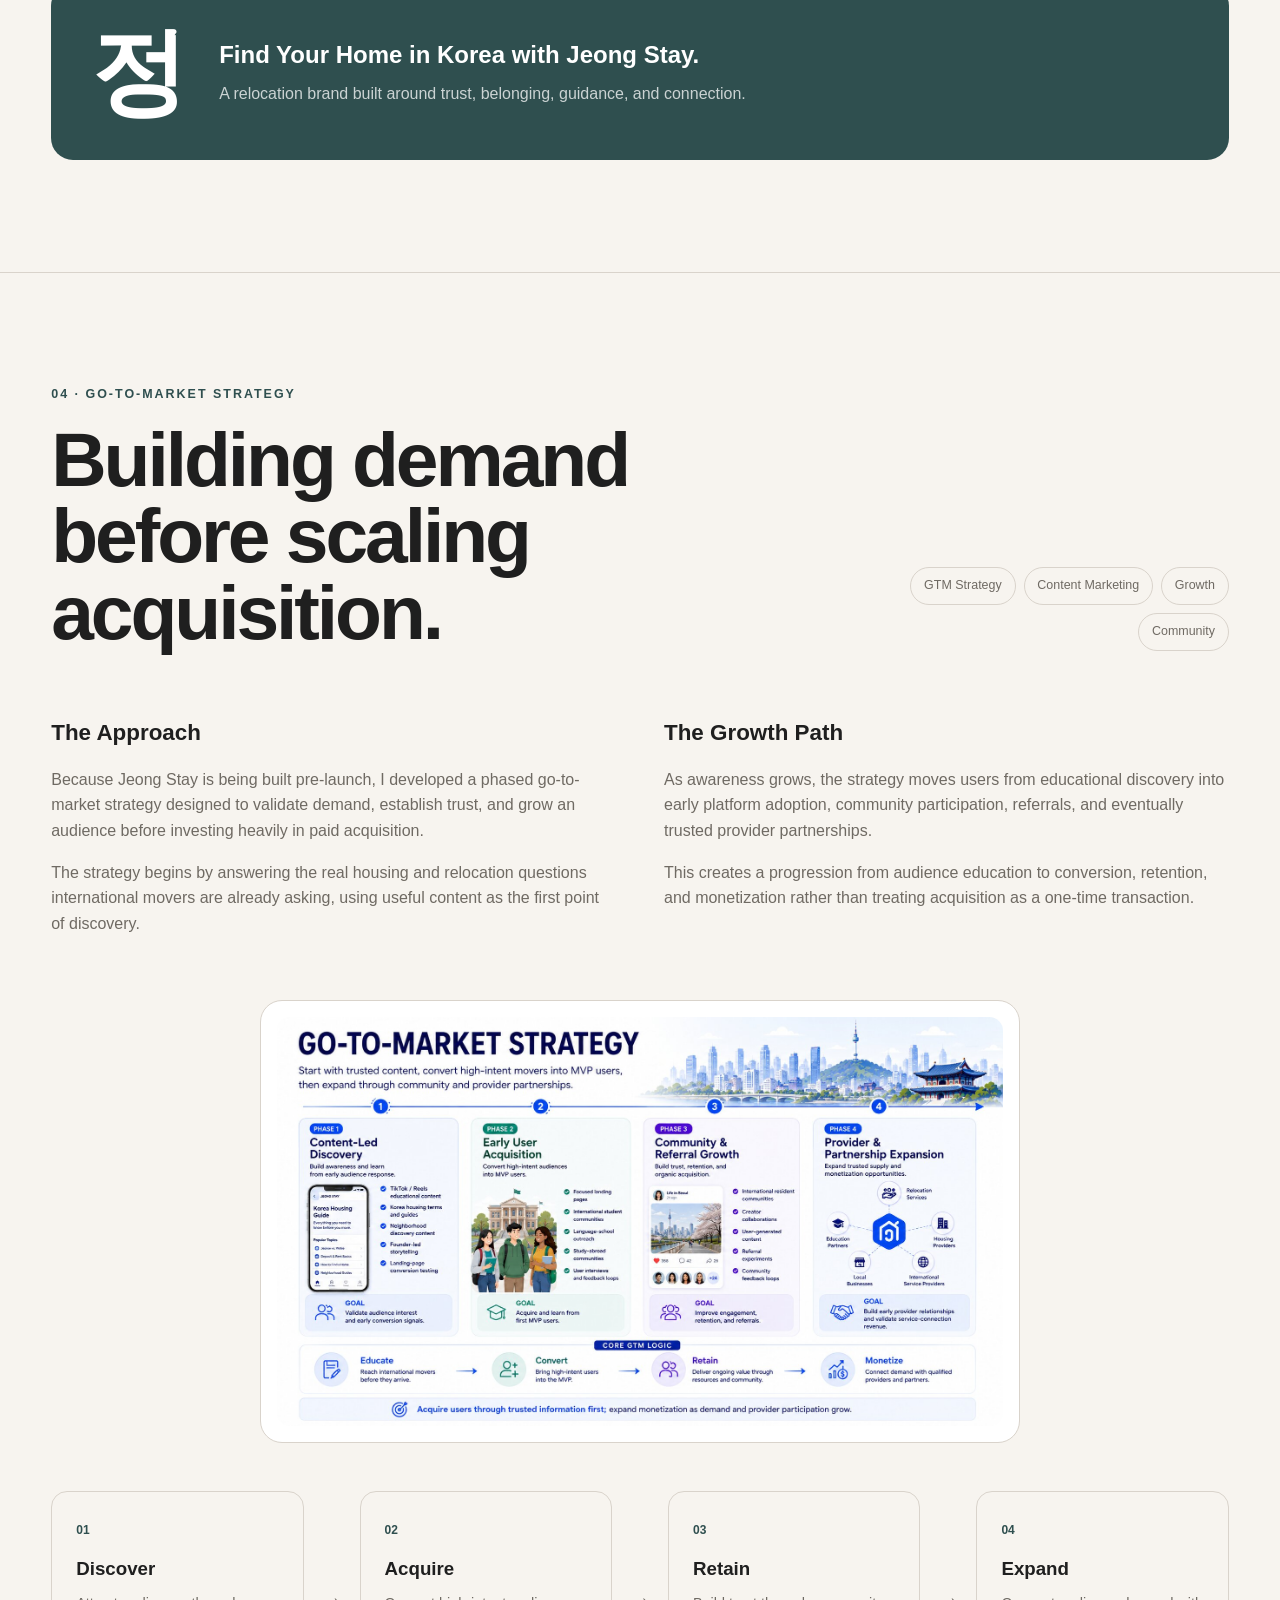
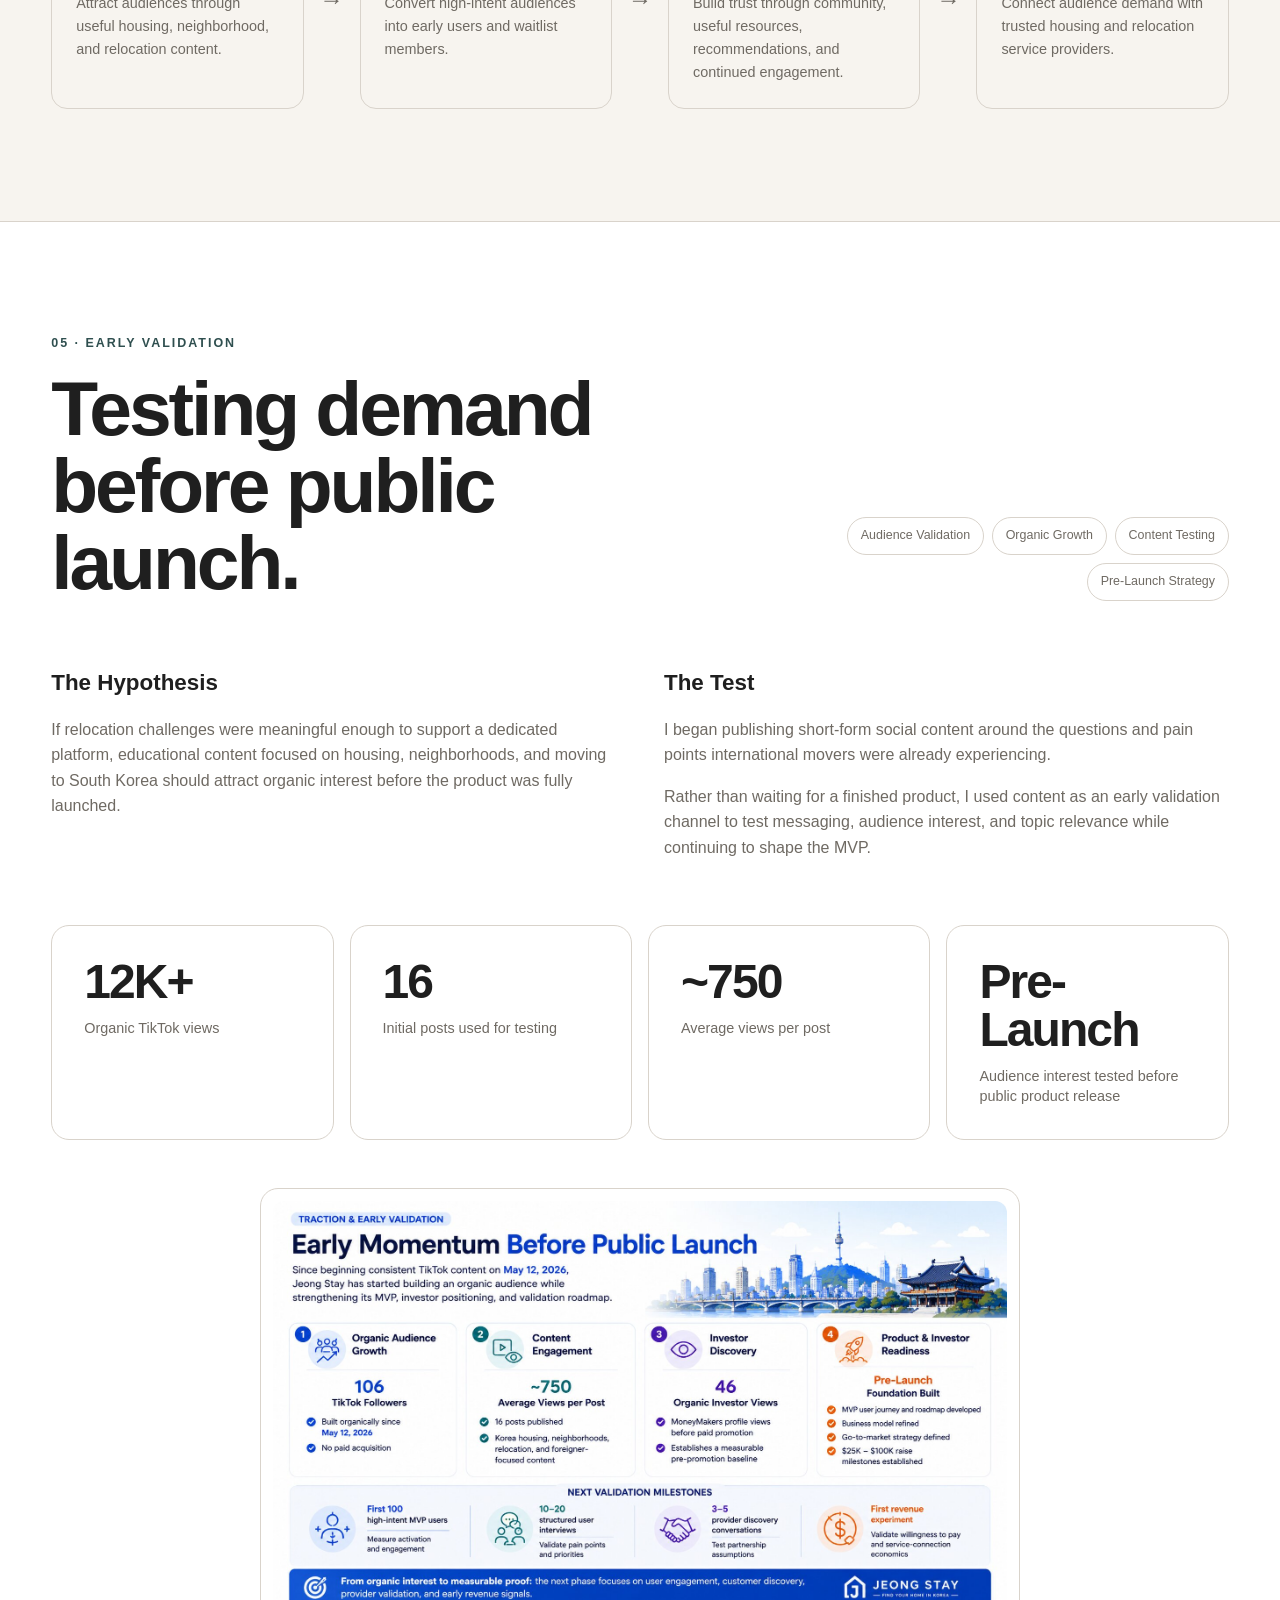
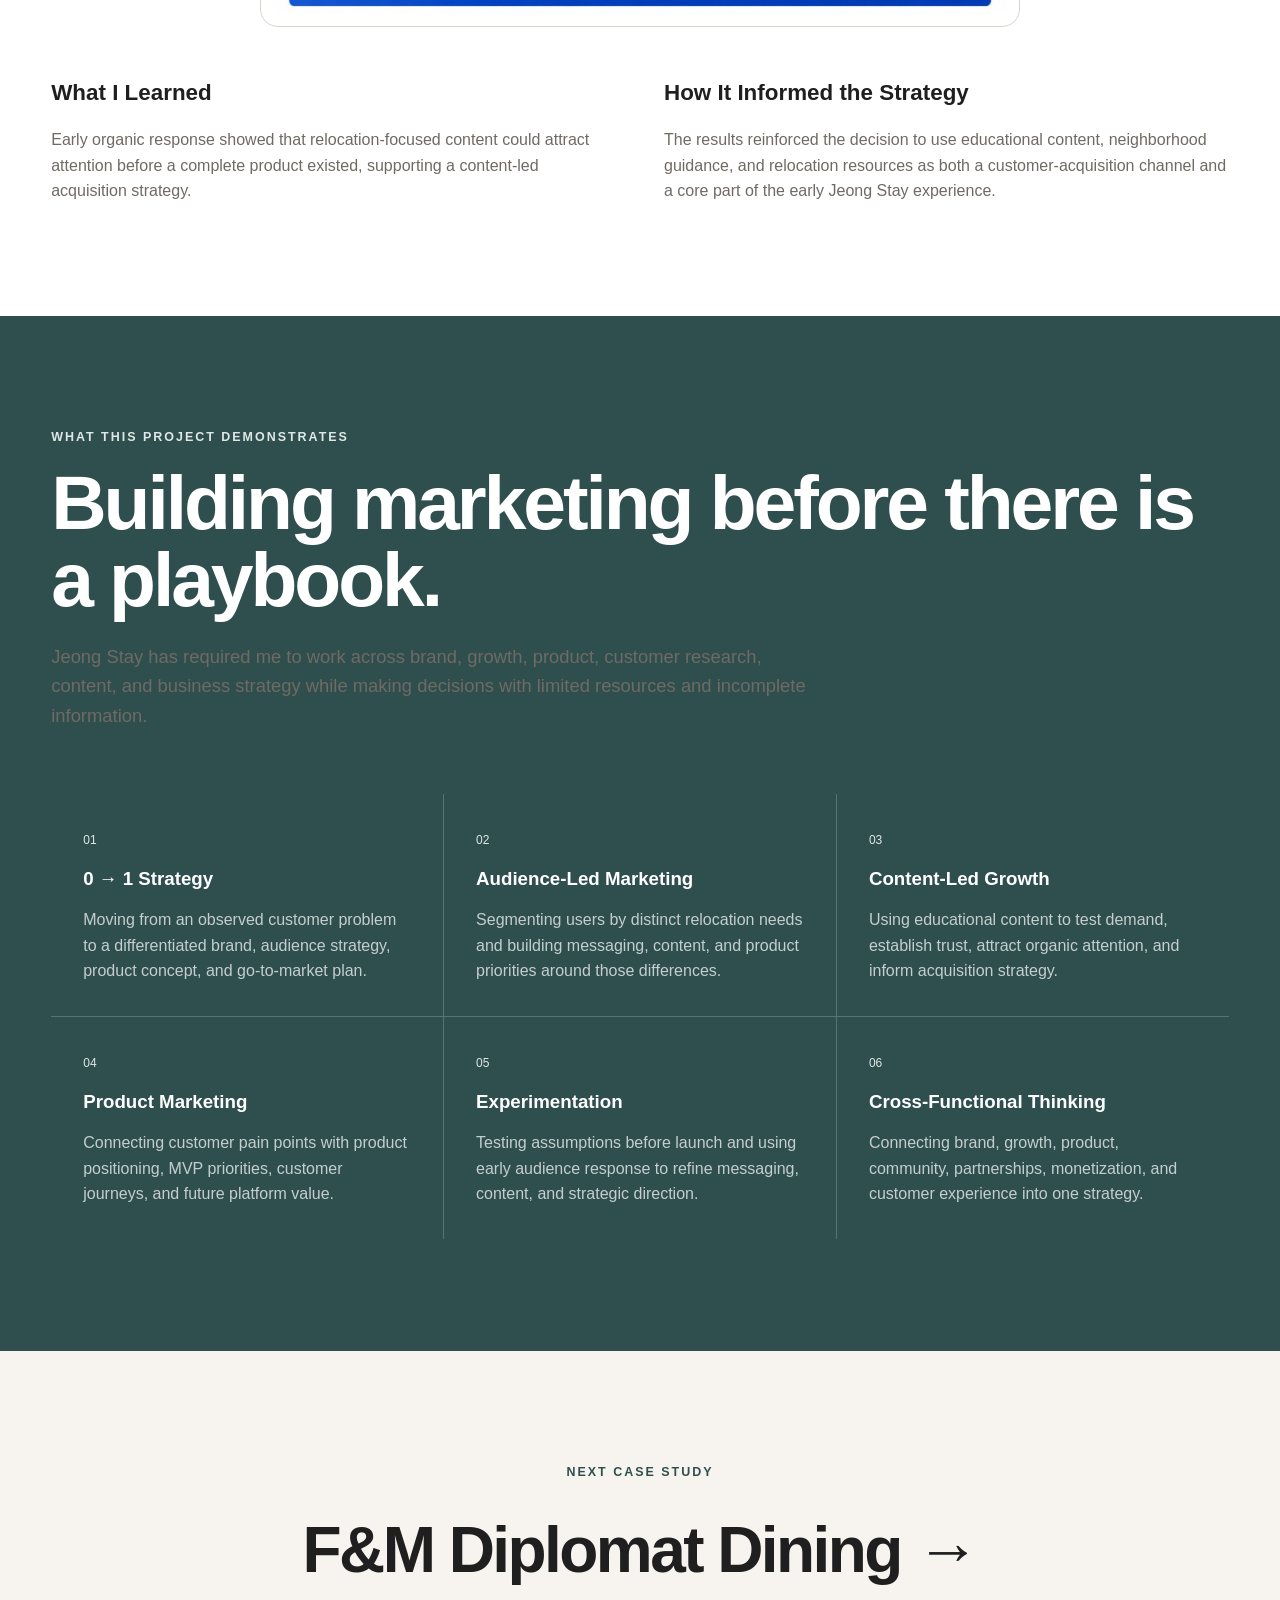
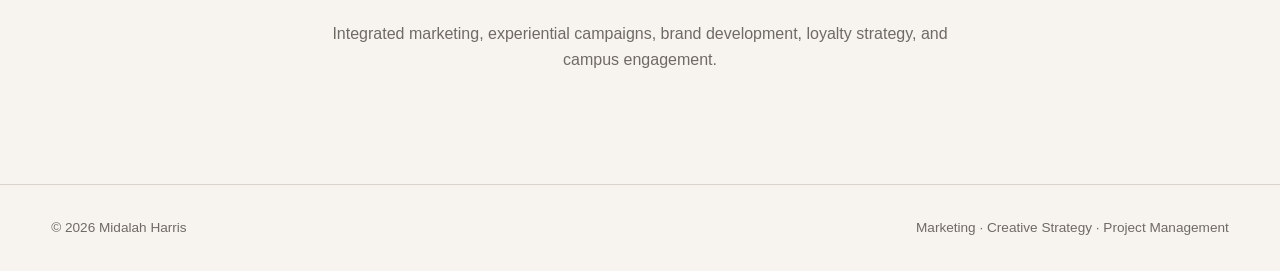
<file: jeong-stay.html>
<!DOCTYPE html>
<html lang="en">
<head>
  <meta charset="UTF-8">
  <meta name="viewport" content="width=device-width, initial-scale=1.0">

<title>Jeong Stay | Jilly (Midalah) Harris</title>
  <meta
    name="description"
    content="Jeong Stay case study featuring brand strategy, startup marketing, audience research, content development, product positioning, and growth."
  >

  <link rel="stylesheet" href="style.css">
</head>

<body>

  <header class="site-header">
    <div class="container nav-container">

      <a class="logo" href="index.html">JILLY (MIDALAH) HARRIS</a>

      <nav>
        <a href="index.html#work">Work</a>
        <a href="index.html#about">About</a>
        <a href="index.html#skills">Skills</a>
        <a href="index.html#contact">Contact</a>
      </nav>

    </div>
  </header>


  <main>

    <!-- HERO -->
    <section class="case-hero">

      <div class="container">

        <a href="index.html#work" class="back-link">
          ← Back to selected work
        </a>

        <p class="eyebrow">
          BRAND STRATEGY · STARTUP · GROWTH · PRODUCT MARKETING
        </p>

        <h1>Jeong Stay</h1>

        <p class="case-subtitle">
          Building a relocation brand for people making Korea home.
        </p>

        <p class="case-intro">
          An early-stage startup project combining customer research,
          brand development, content strategy, product thinking, market
          validation, and digital growth for foreigners relocating to
          South Korea.
        </p>

      </div>

    </section>
<!-- JEONG STAY VISUAL HERO -->
<section class="case-visual-hero">

  <div class="container">

    <div class="jeong-hero-grid">

      <figure class="jeong-hero-feature">
        <img
          src="images/jeong-stay-homepage.jpg"
          alt="Jeong Stay website and product concept"
        >

        <figcaption>
          Product & Brand Experience
        </figcaption>
      </figure>


      <figure>
        <img
          src="images/jeong-stay-logo.jpg"
          alt="Jeong Stay brand identity"
        >

        <figcaption>
          Brand Identity
        </figcaption>
      </figure>


      <figure>
        <img
          src="images/jeong-stay-social.jpg"
          alt="Jeong Stay social media content"
        >

        <figcaption>
          Organic Content & Growth
        </figcaption>
      </figure>


      <figure>
     <img
  src="images/jeong-stay-audience.jpg"
  alt="Jeong Stay early pre-launch momentum and audience validation"
>

    <figcaption>
  Early Momentum & Validation
</figcaption>
    </div>

  </div>

</section>

    <!-- OVERVIEW -->
    <section class="section case-overview">

      <div class="container case-two-column">

        <div>
          <p class="section-label">OVERVIEW</p>

          <h2>
            Turning a relocation problem into a brand.
          </h2>
        </div>

        <div class="case-copy">

          <p class="large-copy">
            Jeong Stay began with a simple problem: relocating to South
            Korea can be difficult when housing, language, local
            knowledge, and trusted resources are fragmented.
          </p>

          <p>
            I began developing Jeong Stay as a platform designed to help
            international students, digital nomads, creators, and young
            professionals better understand where to live, how to
            navigate relocation, and how to build a sense of home in
            Korea.
          </p>

          <p>
            As founder, I have been responsible for the brand,
            positioning, audience research, product direction, content,
            early growth, partner strategy, and investor-facing
            communications.
          </p>

      </div>

    </section>


    <!-- IMPACT SNAPSHOT -->
    <section class="fm-impact-snapshot">

      <div class="container fm-impact-grid">

        <div class="fm-impact-item">
          <strong>12K+</strong>
          <span>
            Organic TikTok views during early audience validation
          </span>
        </div>

        <div class="fm-impact-item">
          <strong>4</strong>
          <span>
            Core audience segments identified for launch strategy
          </span>
        </div>

        <div class="fm-impact-item">
          <strong>0 → 1</strong>
          <span>
            Brand, positioning, product concept, and go-to-market built from scratch
          </span>
        </div>

        <div class="fm-impact-item">
          <strong>Pre-Launch</strong>
          <span>
            Audience validation, MVP development, and partnership strategy
          </span>
        </div>

      </div>

    </section>


    <!-- MY ROLE -->
    <section class="section case-role">

      <div class="container">

        <p class="section-label">MY ROLE</p>

        <div class="role-grid">

          <div>
            <h3>Brand</h3>
            <p>
              Naming, positioning, visual direction, messaging,
              brand identity, and customer-facing communications.
            </p>
          </div>

          <div>
            <h3>Marketing</h3>
            <p>
              Social strategy, content development, audience growth,
              community building, and launch planning.
            </p>
          </div>

          <div>
            <h3>Product</h3>
            <p>
              MVP definition, customer journeys, feature prioritization,
              onboarding concepts, and platform strategy.
            </p>
          </div>

          <div>
            <h3>Business</h3>
            <p>
              Market research, monetization strategy, partnerships,
              pitch development, and early-stage fundraising.
            </p>
          </div>

        </div>

      </div>

    </section>


    <!-- PROBLEM -->
    <section class="section campaign-section">

      <div class="container">

        <p class="section-label">01 · THE PROBLEM</p>

        <h2>
          Relocation information exists.
          Trust and simplicity don't.
        </h2>

        <p class="section-intro-text">
          Foreigners moving to South Korea often encounter fragmented
          information, language barriers, unfamiliar housing systems,
          difficulty evaluating providers, and limited guidance about
          neighborhoods and everyday relocation logistics.
        </p>

        <div class="process-grid jeong-problem-grid">

          <div>
            <h3>Housing</h3>
            <p>
              Understanding deposits, contracts, neighborhoods,
              listings, and local rental expectations.
            </p>
          </div>

          <div>
            <h3>Language</h3>
            <p>
              Important relocation information and service interactions
              may not be easily accessible in English.
            </p>
          </div>

          <div>
            <h3>Trust</h3>
            <p>
              Finding reliable listings, providers, and advice can be
              difficult from abroad.
            </p>
          </div>

          <div>
            <h3>Fragmentation</h3>
            <p>
              Housing, relocation information, neighborhood research,
              and community resources often live in separate places.
            </p>
          </div>

        </div>

      </div>

    </section>


    <!-- AUDIENCE -->
    <section class="section campaign-section alternate-section">

      <div class="container">

        <p class="section-label">02 · AUDIENCE STRATEGY</p>

        <h2>
          Designing for different reasons to relocate.
        </h2>

        <div class="role-grid jeong-audience-grid">

          <div>
            <h3>International Students</h3>
            <p>
              Navigating housing, universities, neighborhoods,
              budgeting, and first-time relocation.
            </p>
          </div>

          <div>
            <h3>Digital Nomads</h3>
            <p>
              Looking for flexible living options, connectivity,
              community, and location guidance.
            </p>
          </div>

          <div>
            <h3>Creators</h3>
            <p>
              Seeking neighborhoods, services, communities, and
              resources that support creative work.
            </p>
          </div>

          <div>
            <h3>Young Professionals</h3>
            <p>
              Balancing work, housing, commuting, lifestyle,
              budgeting, and longer-term relocation needs.
            </p>
          </div>

        </div>

      </div>

    </section>


    <!-- BRAND -->
    <section class="section campaign-section">

      <div class="container">

        <p class="section-label">03 · BRAND DEVELOPMENT</p>

        <h2>
          Building around the feeling of home.
        </h2>

        <div class="campaign-story-grid">

          <div>
            <h3>The Name</h3>

            <p>
              The brand evolved into <strong>Jeong Stay</strong>,
              inspired by the Korean concept of <em>jeong</em> — the
              emotional connection, warmth, and attachment that can
              develop between people and places.
            </p>
          </div>

          <div>
            <h3>The Positioning</h3>

            <p>
              Rather than positioning the company as another property
              listing site, the brand centers on helping people feel
              informed, supported, and connected as they build a life
              in Korea.
            </p>
          </div>

        </div>

        <div class="impact-callout">

          <span class="impact-number">정</span>

          <div>
            <strong>Find Your Home in Korea with Jeong Stay.</strong>

            <p>
              A relocation brand built around trust, belonging,
              guidance, and connection.
            </p>
          </div>

        </div>

      </div>

    </section>
<!-- GO-TO-MARKET STRATEGY -->
<section class="section campaign-section">

  <div class="container">

    <div class="campaign-heading">

      <div>
        <p class="section-label">04 · GO-TO-MARKET STRATEGY</p>

        <h2>
          Building demand before scaling acquisition.
        </h2>
      </div>

      <div class="campaign-tags">
        <span>GTM Strategy</span>
        <span>Content Marketing</span>
        <span>Growth</span>
        <span>Community</span>
      </div>

    </div>


    <div class="campaign-story-grid">

      <div>

        <h3>The Approach</h3>

        <p>
          Because Jeong Stay is being built pre-launch, I developed a
          phased go-to-market strategy designed to validate demand,
          establish trust, and grow an audience before investing heavily
          in paid acquisition.
        </p>

        <p>
          The strategy begins by answering the real housing and
          relocation questions international movers are already asking,
          using useful content as the first point of discovery.
        </p>

      </div>


      <div>

        <h3>The Growth Path</h3>

        <p>
          As awareness grows, the strategy moves users from educational
          discovery into early platform adoption, community participation,
          referrals, and eventually trusted provider partnerships.
        </p>

        <p>
          This creates a progression from audience education to conversion,
          retention, and monetization rather than treating acquisition as
          a one-time transaction.
        </p>

      </div>

    </div>


    <!-- STRATEGY VISUAL -->
    <div class="strategy-visual">

      <img
        src="images/jeong-stay-strategy.jpg"
        alt="Jeong Stay go-to-market strategy showing content-led discovery, early user acquisition, community and referral growth, and provider partnership expansion"
      >

    </div>


    <!-- GTM STAGES -->
    <div class="campaign-flow jeong-gtm-flow">

      <div class="flow-item">
        <span>01</span>
        <h3>Discover</h3>
        <p>
          Attract audiences through useful housing, neighborhood,
          and relocation content.
        </p>
      </div>

      <div class="flow-arrow">→</div>

      <div class="flow-item">
        <span>02</span>
        <h3>Acquire</h3>
        <p>
          Convert high-intent audiences into early users and
          waitlist members.
        </p>
      </div>

      <div class="flow-arrow">→</div>

      <div class="flow-item">
        <span>03</span>
        <h3>Retain</h3>
        <p>
          Build trust through community, useful resources,
          recommendations, and continued engagement.
        </p>
      </div>

      <div class="flow-arrow">→</div>

      <div class="flow-item">
        <span>04</span>
        <h3>Expand</h3>
        <p>
          Connect audience demand with trusted housing and
          relocation service providers.
        </p>
      </div>

    </div>

  </div>

</section>

 <!-- EARLY VALIDATION -->
<section class="section campaign-section alternate-section">

  <div class="container">

    <div class="campaign-heading">

      <div>
        <p class="section-label">05 · EARLY VALIDATION</p>

        <h2>
          Testing demand before public launch.
        </h2>
      </div>

      <div class="campaign-tags">
        <span>Audience Validation</span>
        <span>Organic Growth</span>
        <span>Content Testing</span>
        <span>Pre-Launch Strategy</span>
      </div>

    </div>


    <div class="campaign-story-grid">

      <div>

        <h3>The Hypothesis</h3>

        <p>
          If relocation challenges were meaningful enough to support
          a dedicated platform, educational content focused on housing,
          neighborhoods, and moving to South Korea should attract
          organic interest before the product was fully launched.
        </p>

      </div>


      <div>

        <h3>The Test</h3>

        <p>
          I began publishing short-form social content around the
          questions and pain points international movers were already
          experiencing.
        </p>

        <p>
          Rather than waiting for a finished product, I used content
          as an early validation channel to test messaging, audience
          interest, and topic relevance while continuing to shape the MVP.
        </p>

      </div>

    </div>


    <div class="validation-grid">

      <div class="validation-stat">
        <strong>12K+</strong>
        <span>Organic TikTok views</span>
      </div>

      <div class="validation-stat">
        <strong>16</strong>
        <span>Initial posts used for testing</span>
      </div>

      <div class="validation-stat">
        <strong>~750</strong>
        <span>Average views per post</span>
      </div>

      <div class="validation-stat">
        <strong>Pre-Launch</strong>
        <span>Audience interest tested before public product release</span>
      </div>

    </div>


    <div class="validation-visual">

      <img
        src="images/jeong-stay-momentum.jpg"
        alt="Jeong Stay early momentum and pre-launch audience validation"
      >

    </div>


    <div class="campaign-story-grid validation-learning">

      <div>

        <h3>What I Learned</h3>

        <p>
          Early organic response showed that relocation-focused content
          could attract attention before a complete product existed,
          supporting a content-led acquisition strategy.
        </p>

      </div>

      <div>

        <h3>How It Informed the Strategy</h3>

        <p>
          The results reinforced the decision to use educational content,
          neighborhood guidance, and relocation resources as both a
          customer-acquisition channel and a core part of the early
          Jeong Stay experience.
        </p>

      </div>

    </div>

  </div>

</section>

    <!-- WHAT THIS PROJECT DEMONSTRATES -->
<section class="section process-section">

  <div class="container">

    <p class="section-label">WHAT THIS PROJECT DEMONSTRATES</p>

    <h2>
      Building marketing before there is a playbook.
    </h2>

    <p class="section-intro-text">
      Jeong Stay has required me to work across brand, growth, product,
      customer research, content, and business strategy while making
      decisions with limited resources and incomplete information.
    </p>

    <div class="process-grid">

      <div>
        <span>01</span>
        <h3>0 → 1 Strategy</h3>
        <p>
          Moving from an observed customer problem to a differentiated
          brand, audience strategy, product concept, and go-to-market plan.
        </p>
      </div>

      <div>
        <span>02</span>
        <h3>Audience-Led Marketing</h3>
        <p>
          Segmenting users by distinct relocation needs and building
          messaging, content, and product priorities around those differences.
        </p>
      </div>

      <div>
        <span>03</span>
        <h3>Content-Led Growth</h3>
        <p>
          Using educational content to test demand, establish trust,
          attract organic attention, and inform acquisition strategy.
        </p>
      </div>

      <div>
        <span>04</span>
        <h3>Product Marketing</h3>
        <p>
          Connecting customer pain points with product positioning,
          MVP priorities, customer journeys, and future platform value.
        </p>
      </div>

      <div>
        <span>05</span>
        <h3>Experimentation</h3>
        <p>
          Testing assumptions before launch and using early audience
          response to refine messaging, content, and strategic direction.
        </p>
      </div>

      <div>
        <span>06</span>
        <h3>Cross-Functional Thinking</h3>
        <p>
          Connecting brand, growth, product, community, partnerships,
          monetization, and customer experience into one strategy.
        </p>
      </div>

    </div>

  </div>

</section>
<!-- NEXT PROJECT -->
<section class="section next-project">

  <div class="container">

    <p class="section-label">NEXT CASE STUDY</p>

    <a href="fm-dining.html" class="next-project-link">
      F&M Diplomat Dining →
    </a>

    <p class="next-project-description">
      Integrated marketing, experiential campaigns, brand development,
      loyalty strategy, and campus engagement.
    </p>

  </div>

</section>
  </main>


  <footer>

    <div class="container footer-content">

      <p>© 2026 Midalah Harris</p>

      <p>
        Marketing · Creative Strategy · Project Management
      </p>

    </div>

  </footer>

</body>
</html>
</file>
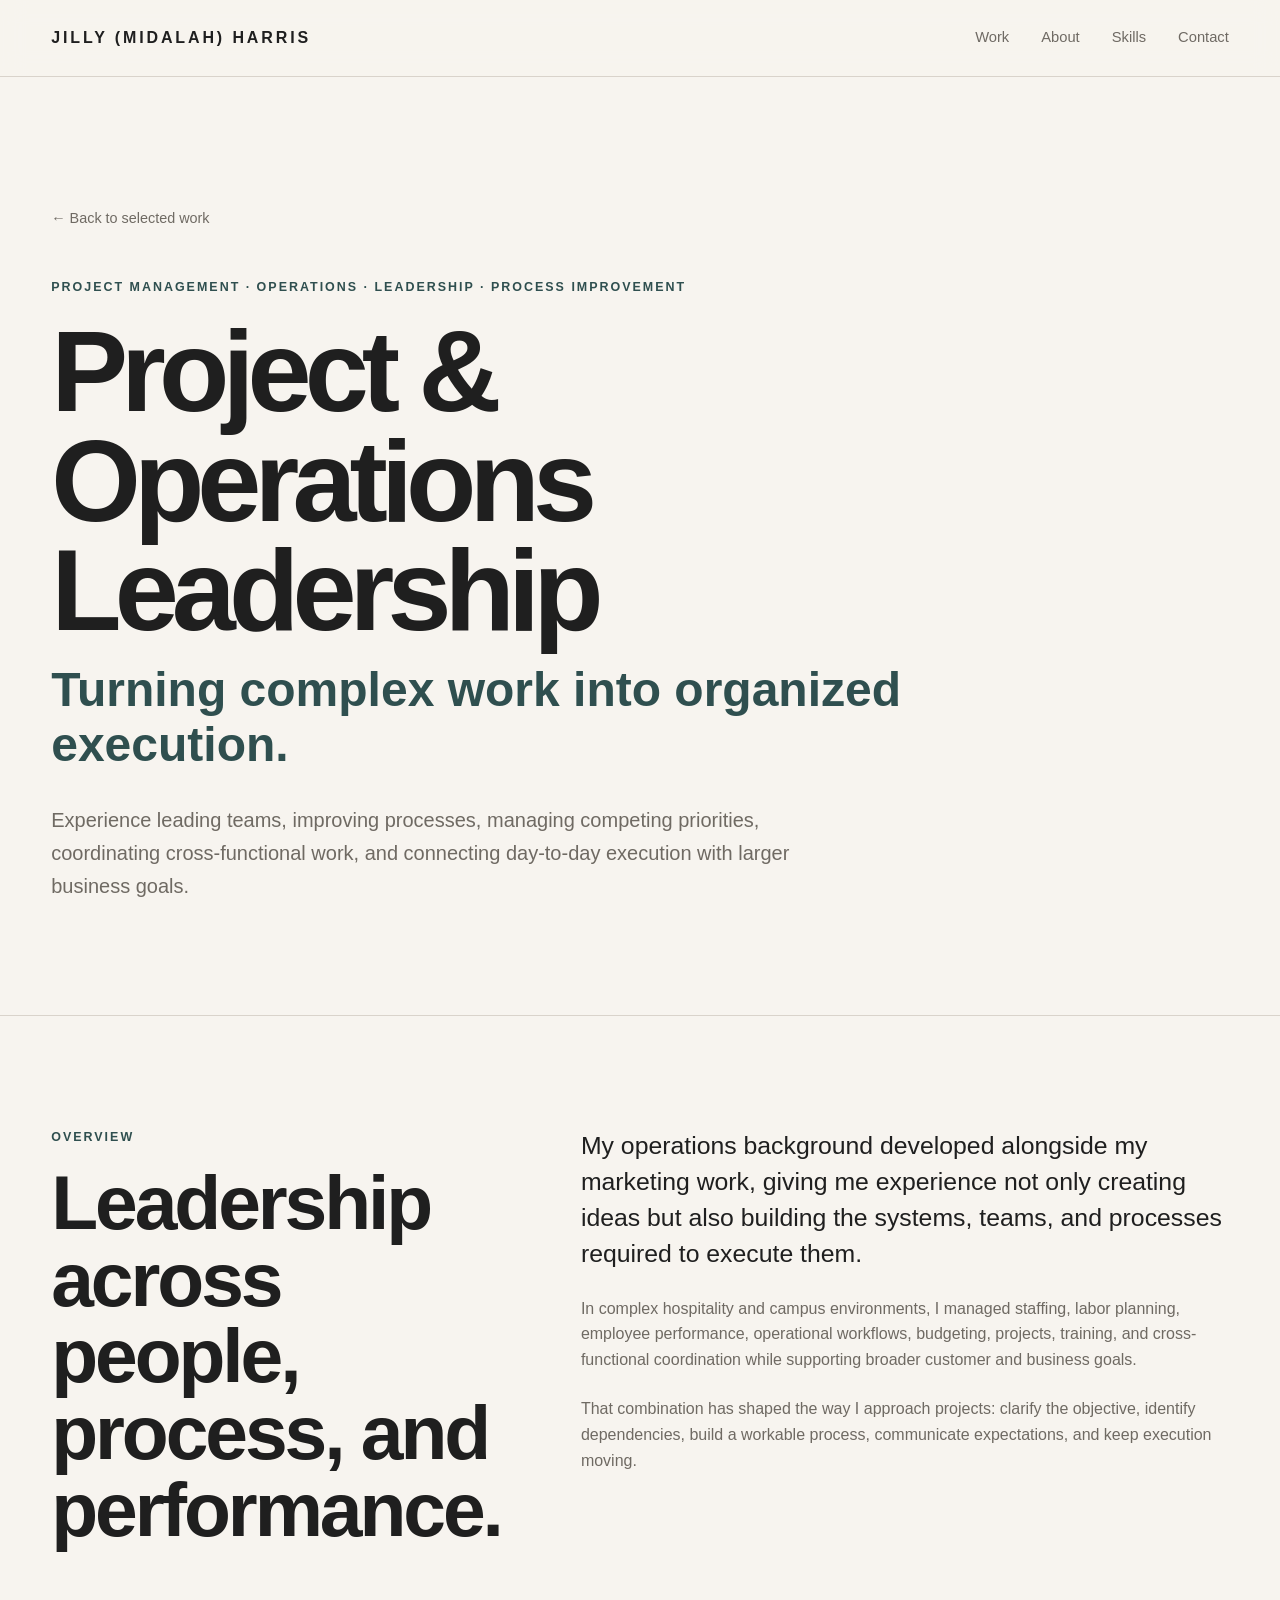
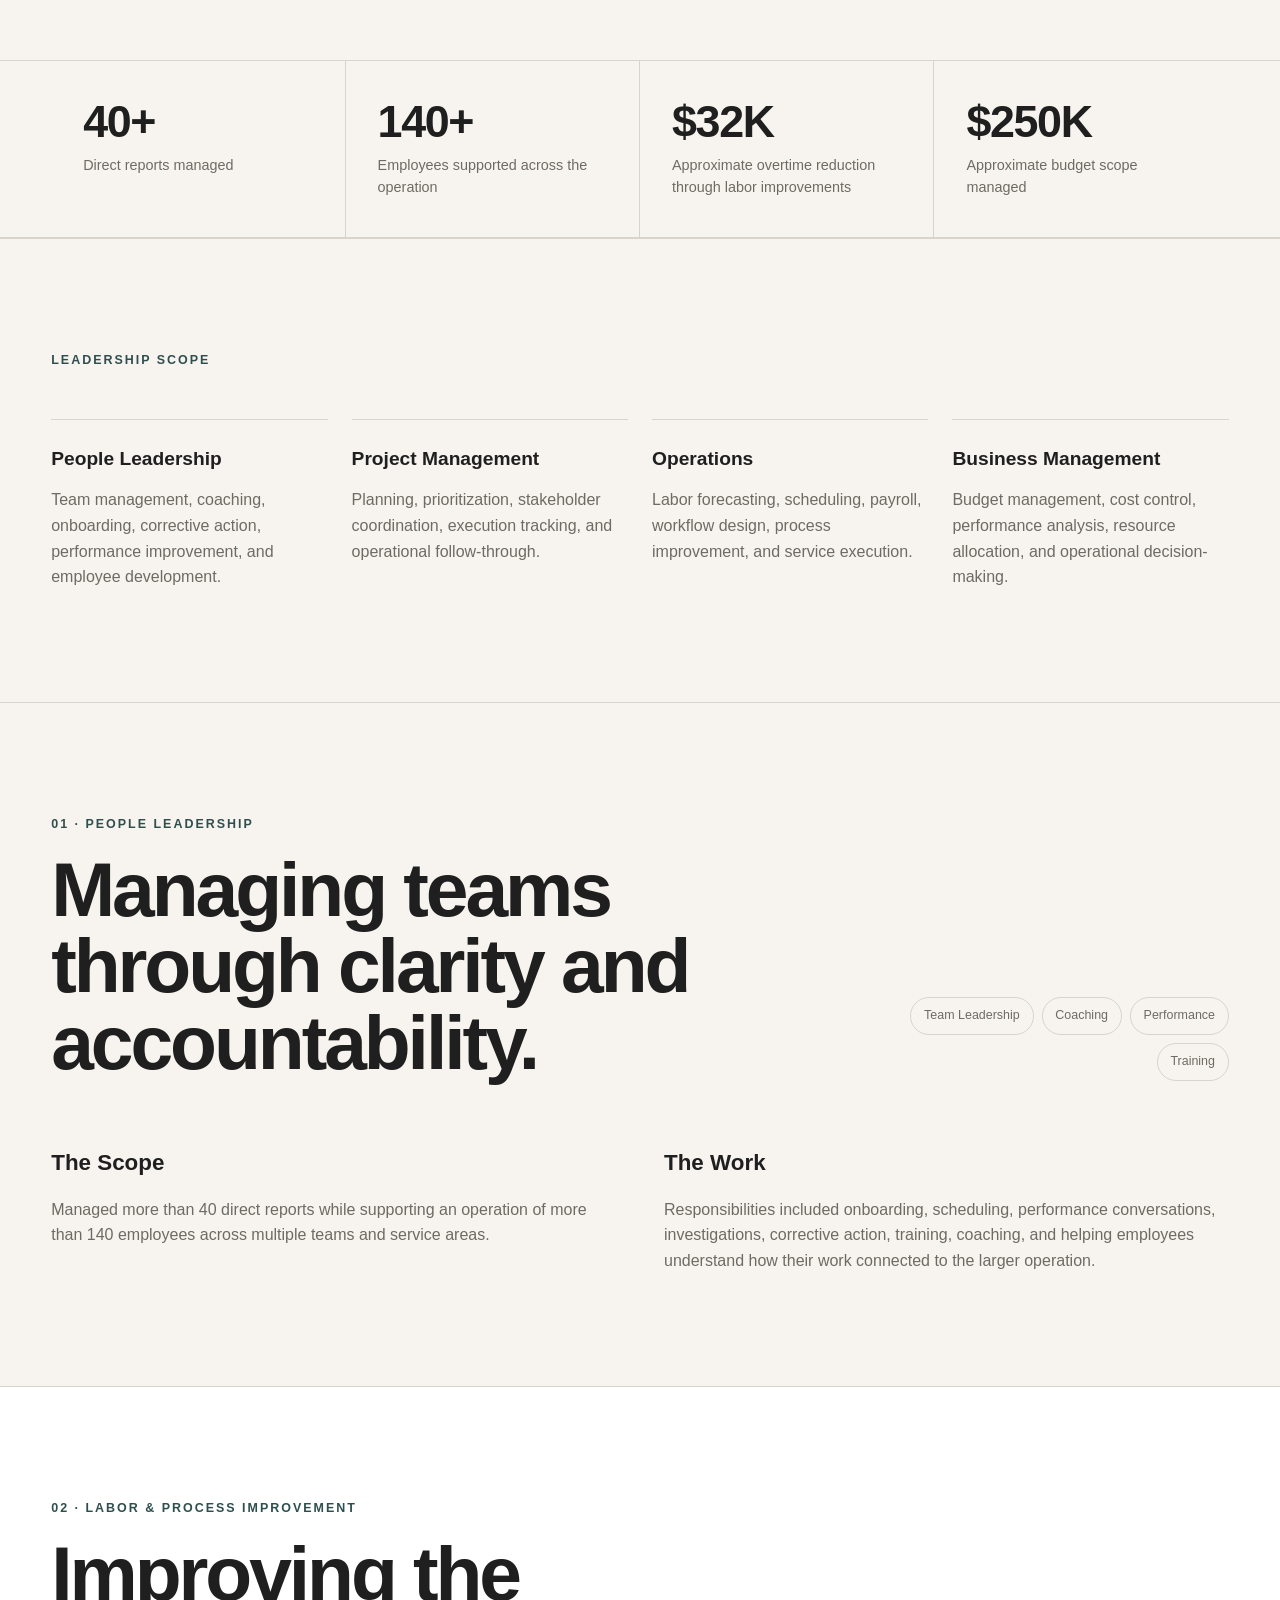
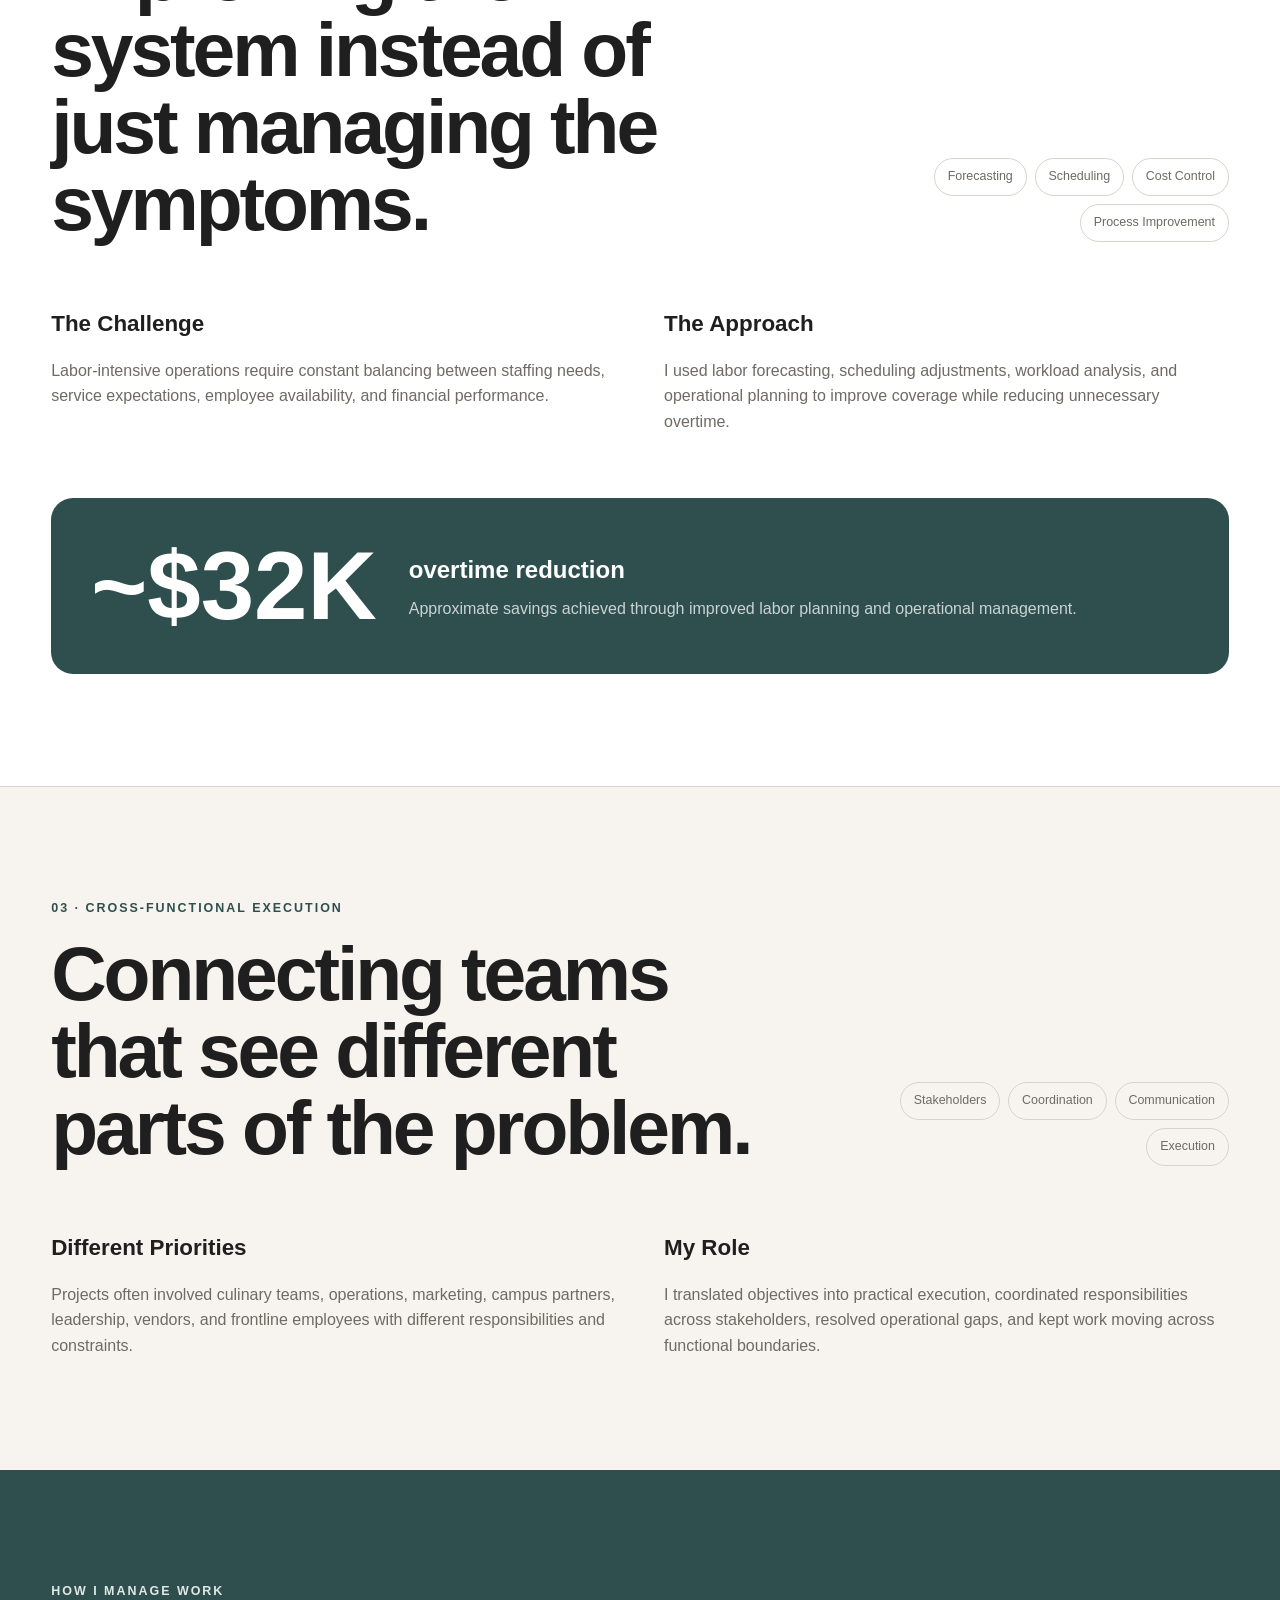
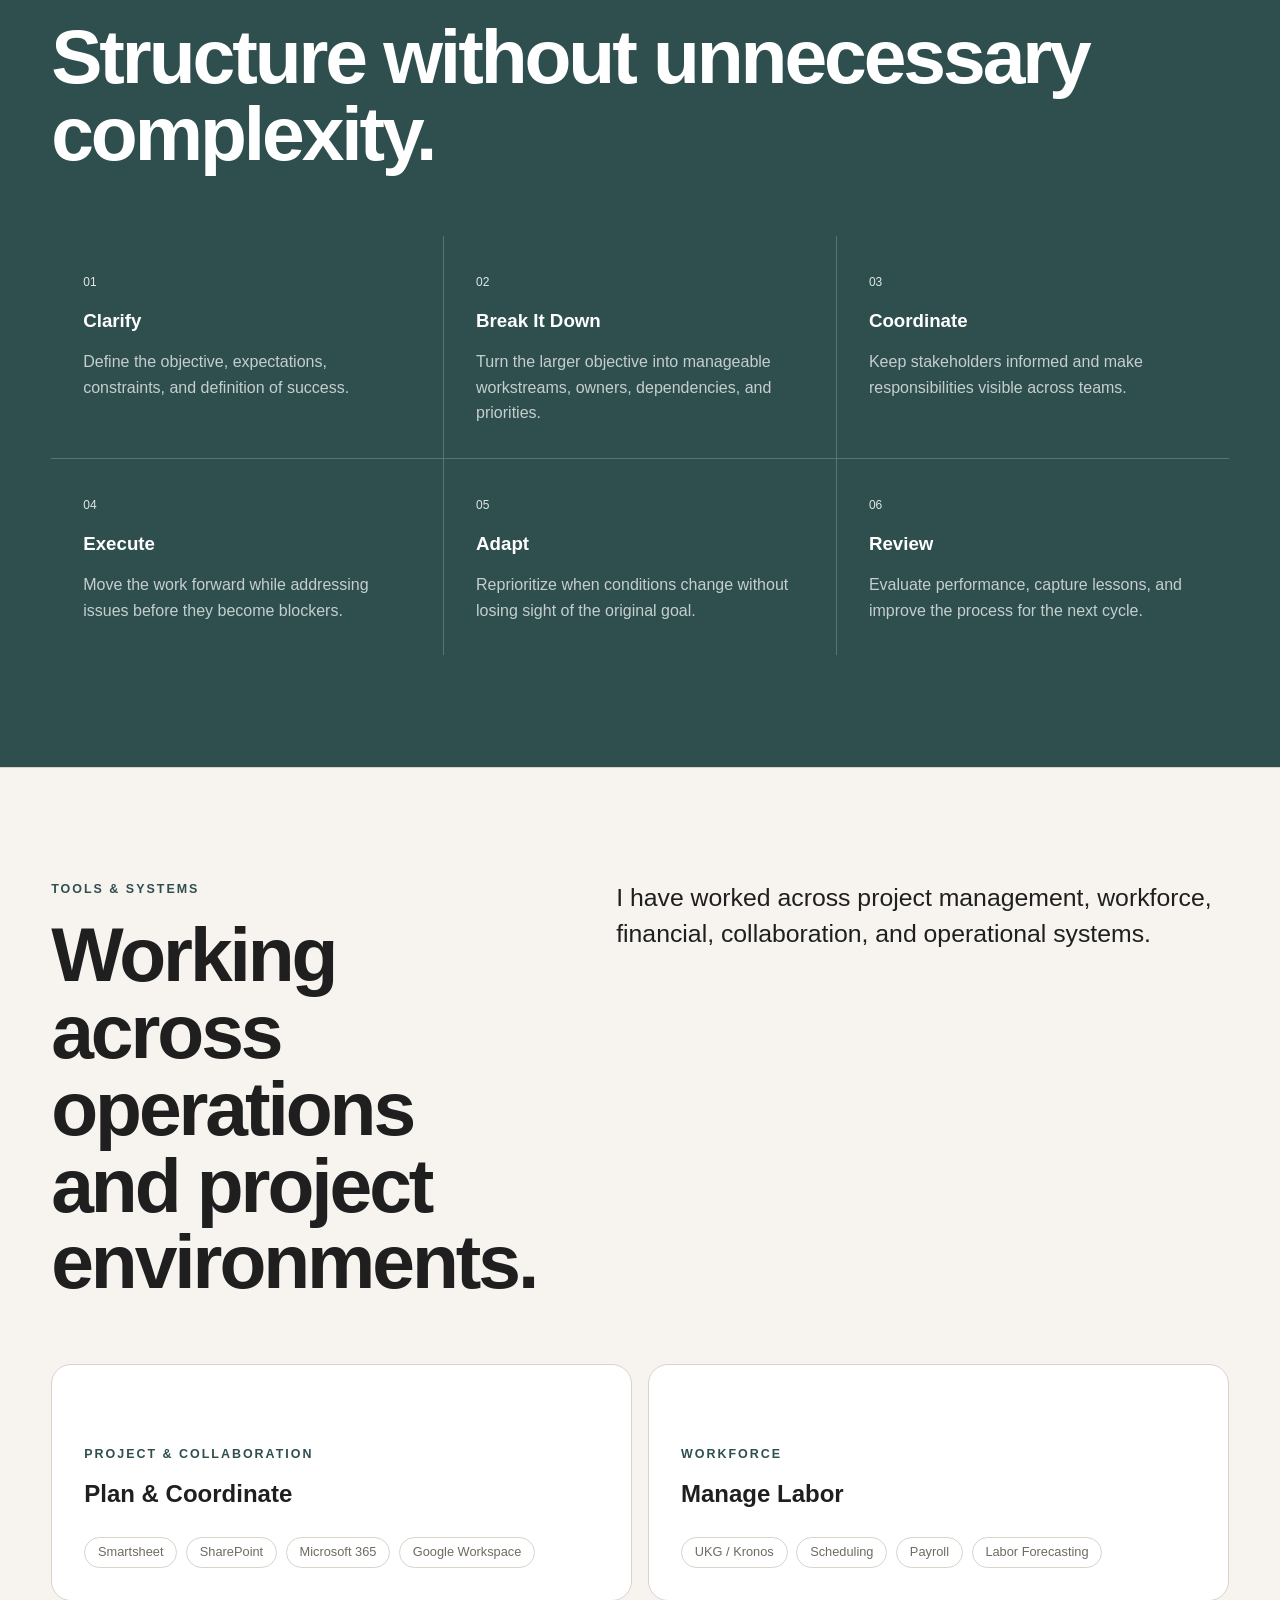
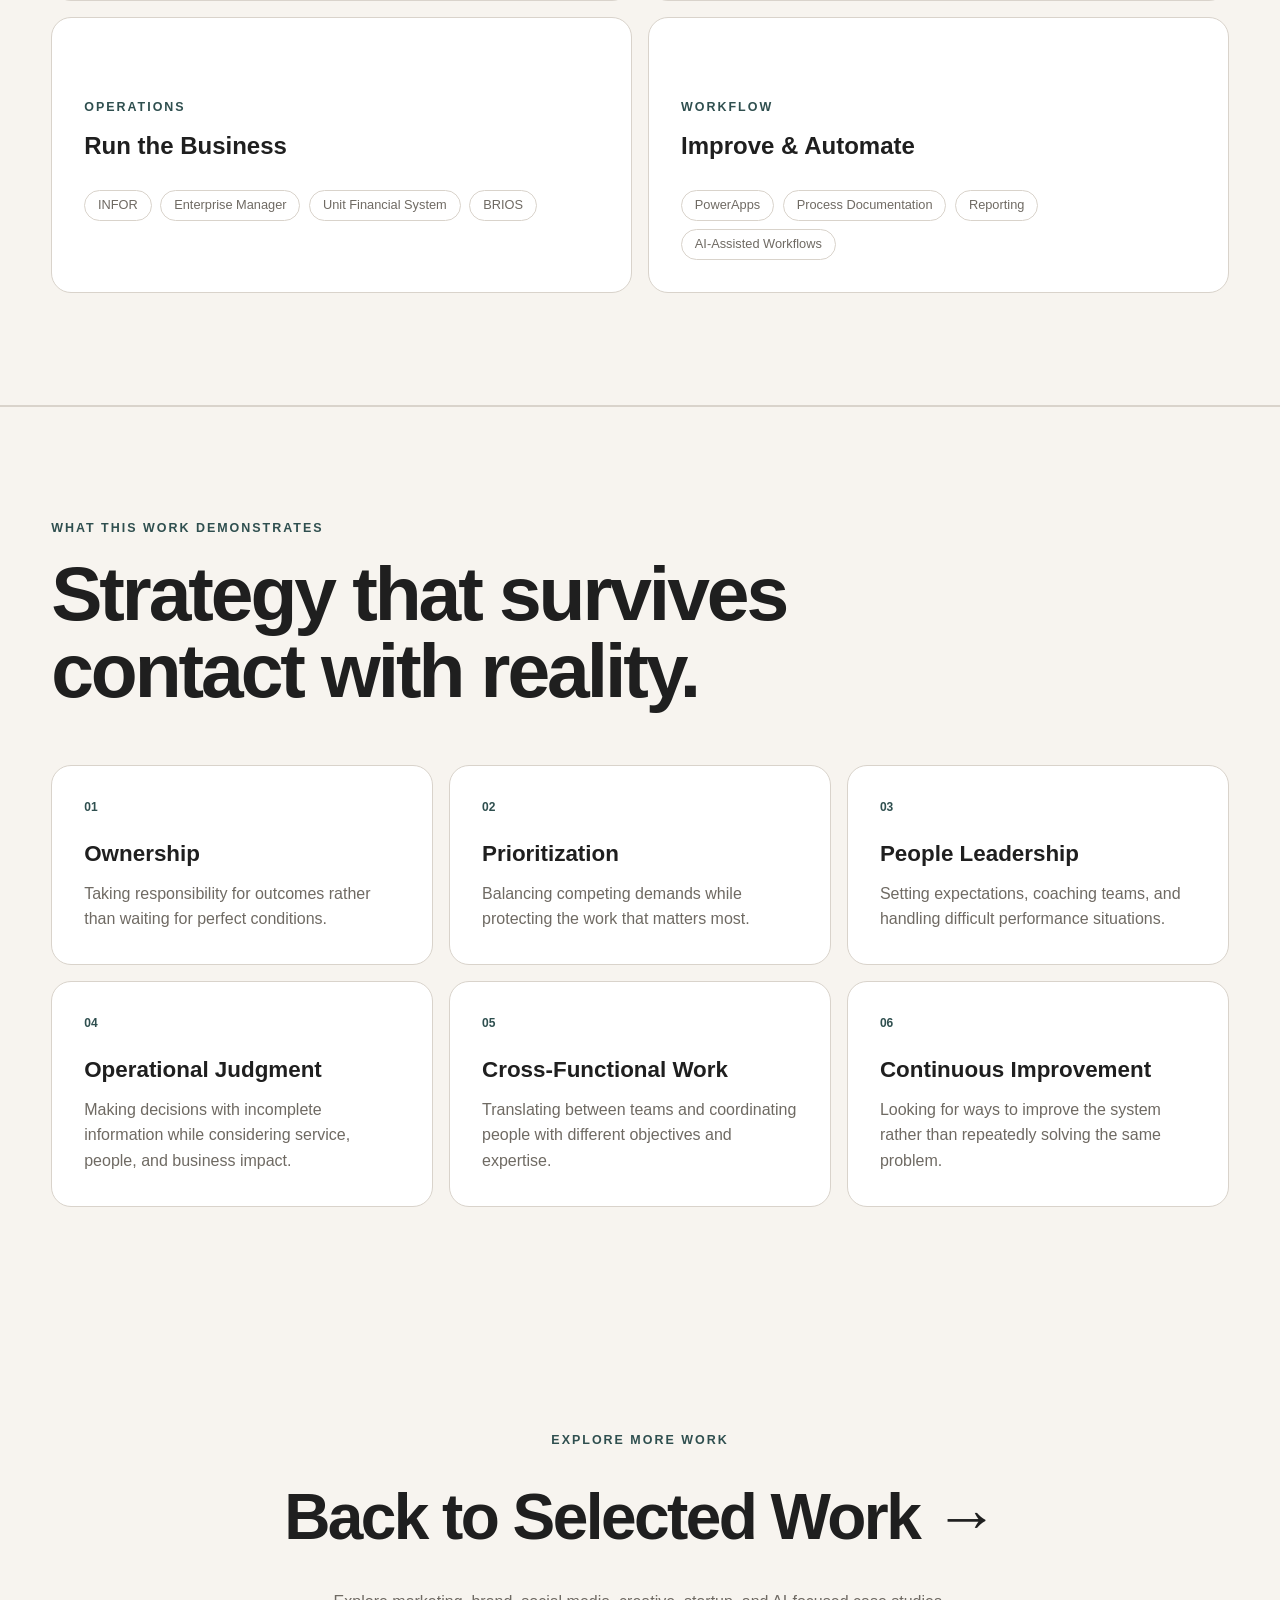
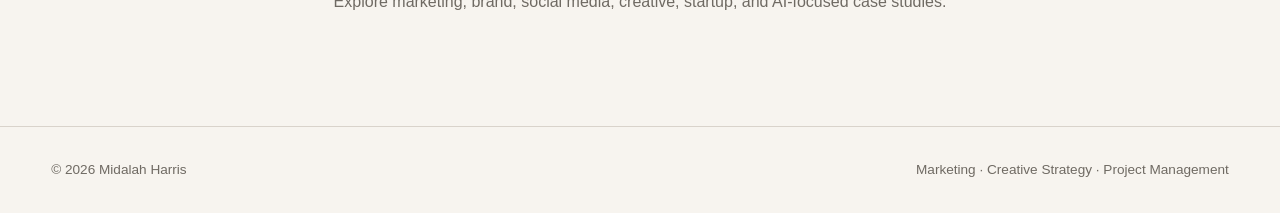
<file: project-operations.html>
<!DOCTYPE html>
<html lang="en">
<head>
  <meta charset="UTF-8">
  <meta name="viewport" content="width=device-width, initial-scale=1.0">

  <title>Project & Operations Leadership | Jilly (Midalah) Harris</title>

  <meta
    name="description"
    content="Project and operations leadership portfolio featuring team management, process improvement, labor planning, cross-functional coordination, budgeting, and execution."
  >

  <link rel="stylesheet" href="style.css">
</head>

<body>

  <header class="site-header">
    <div class="container nav-container">

      <a class="logo" href="index.html">JILLY (MIDALAH) HARRIS</a>

      <nav>
        <a href="index.html#work">Work</a>
        <a href="index.html#about">About</a>
        <a href="index.html#skills">Skills</a>
        <a href="index.html#contact">Contact</a>
      </nav>

    </div>
  </header>


  <main>

    <!-- HERO -->
    <section class="case-hero">

      <div class="container">

        <a href="index.html#work" class="back-link">
          ← Back to selected work
        </a>

        <p class="eyebrow">
          PROJECT MANAGEMENT · OPERATIONS · LEADERSHIP · PROCESS IMPROVEMENT
        </p>

        <h1>
          Project & Operations Leadership
        </h1>

        <p class="case-subtitle">
          Turning complex work into organized execution.
        </p>

        <p class="case-intro">
          Experience leading teams, improving processes, managing
          competing priorities, coordinating cross-functional work,
          and connecting day-to-day execution with larger business goals.
        </p>

      </div>

    </section>


    <!-- OVERVIEW -->
    <section class="section case-overview">

      <div class="container case-two-column">

        <div>
          <p class="section-label">OVERVIEW</p>

          <h2>
            Leadership across people, process, and performance.
          </h2>
        </div>


        <div class="case-copy">

          <p class="large-copy">
            My operations background developed alongside my marketing work,
            giving me experience not only creating ideas but also building
            the systems, teams, and processes required to execute them.
          </p>

          <p>
            In complex hospitality and campus environments, I managed
            staffing, labor planning, employee performance, operational
            workflows, budgeting, projects, training, and cross-functional
            coordination while supporting broader customer and business goals.
          </p>

          <p>
            That combination has shaped the way I approach projects:
            clarify the objective, identify dependencies, build a workable
            process, communicate expectations, and keep execution moving.
          </p>

        </div>

      </div>

    </section>


    <!-- IMPACT -->
    <section class="fm-impact-snapshot">

      <div class="container fm-impact-grid">

        <div class="fm-impact-item">
          <strong>40+</strong>
          <span>Direct reports managed</span>
        </div>

        <div class="fm-impact-item">
          <strong>140+</strong>
          <span>Employees supported across the operation</span>
        </div>

        <div class="fm-impact-item">
          <strong>$32K</strong>
          <span>Approximate overtime reduction through labor improvements</span>
        </div>

        <div class="fm-impact-item">
          <strong>$250K</strong>
          <span>Approximate budget scope managed</span>
        </div>

      </div>

    </section>


    <!-- CAPABILITIES -->
    <section class="section case-role">

      <div class="container">

        <p class="section-label">LEADERSHIP SCOPE</p>

        <div class="role-grid">

          <div>
            <h3>People Leadership</h3>
            <p>
              Team management, coaching, onboarding, corrective action,
              performance improvement, and employee development.
            </p>
          </div>

          <div>
            <h3>Project Management</h3>
            <p>
              Planning, prioritization, stakeholder coordination,
              execution tracking, and operational follow-through.
            </p>
          </div>

          <div>
            <h3>Operations</h3>
            <p>
              Labor forecasting, scheduling, payroll, workflow design,
              process improvement, and service execution.
            </p>
          </div>

          <div>
            <h3>Business Management</h3>
          <p>
  Budget management, cost control, performance analysis,
  resource allocation, and operational decision-making.
</p>
          </div>

        </div>

      </div>

    </section>


    <!-- 01 PEOPLE -->
    <section class="section campaign-section">

      <div class="container">

        <div class="campaign-heading">

          <div>
            <p class="section-label">01 · PEOPLE LEADERSHIP</p>

            <h2>
              Managing teams through clarity and accountability.
            </h2>
          </div>

          <div class="campaign-tags">
            <span>Team Leadership</span>
            <span>Coaching</span>
            <span>Performance</span>
            <span>Training</span>
          </div>

        </div>


        <div class="campaign-story-grid">

          <div>

            <h3>The Scope</h3>

            <p>
              Managed more than 40 direct reports while supporting an
              operation of more than 140 employees across multiple teams
              and service areas.
            </p>

          </div>

          <div>

            <h3>The Work</h3>

            <p>
              Responsibilities included onboarding, scheduling,
              performance conversations, investigations, corrective action,
              training, coaching, and helping employees understand how
              their work connected to the larger operation.
            </p>

          </div>

        </div>

      </div>

    </section>


    <!-- 02 LABOR -->
    <section class="section campaign-section alternate-section">

      <div class="container">

        <div class="campaign-heading">

          <div>
            <p class="section-label">02 · LABOR & PROCESS IMPROVEMENT</p>

            <h2>
              Improving the system instead of just managing the symptoms.
            </h2>
          </div>

          <div class="campaign-tags">
            <span>Forecasting</span>
            <span>Scheduling</span>
            <span>Cost Control</span>
            <span>Process Improvement</span>
          </div>

        </div>


        <div class="campaign-story-grid">

          <div>

            <h3>The Challenge</h3>

            <p>
              Labor-intensive operations require constant balancing between
              staffing needs, service expectations, employee availability,
              and financial performance.
            </p>

          </div>

          <div>

            <h3>The Approach</h3>

            <p>
              I used labor forecasting, scheduling adjustments, workload
              analysis, and operational planning to improve coverage while
              reducing unnecessary overtime.
            </p>

          </div>

        </div>


        <div class="impact-callout">

          <span class="impact-number">~$32K</span>

          <div>
            <strong>overtime reduction</strong>

            <p>
              Approximate savings achieved through improved labor planning
              and operational management.
            </p>
          </div>

        </div>

      </div>

    </section>


    <!-- 03 CROSS FUNCTIONAL -->
    <section class="section campaign-section">

      <div class="container">

        <div class="campaign-heading">

          <div>
            <p class="section-label">03 · CROSS-FUNCTIONAL EXECUTION</p>

            <h2>
              Connecting teams that see different parts of the problem.
            </h2>
          </div>

          <div class="campaign-tags">
            <span>Stakeholders</span>
            <span>Coordination</span>
            <span>Communication</span>
            <span>Execution</span>
          </div>

        </div>


        <div class="campaign-story-grid">

          <div>

            <h3>Different Priorities</h3>

            <p>
              Projects often involved culinary teams, operations,
              marketing, campus partners, leadership, vendors, and
              frontline employees with different responsibilities and
              constraints.
            </p>

          </div>

          <div>

            <h3>My Role</h3>

           <p>
  I translated objectives into practical execution, coordinated
  responsibilities across stakeholders, resolved operational gaps,
  and kept work moving across functional boundaries.
</p>

          </div>

        </div>

      </div>

    </section>


    <!-- 04 PROJECT APPROACH -->
    <section class="section process-section">

      <div class="container">

        <p class="section-label">HOW I MANAGE WORK</p>

        <h2>
          Structure without unnecessary complexity.
        </h2>

        <div class="process-grid">

          <div>
            <span>01</span>
            <h3>Clarify</h3>
            <p>
              Define the objective, expectations, constraints, and
              definition of success.
            </p>
          </div>

          <div>
            <span>02</span>
            <h3>Break It Down</h3>
            <p>
              Turn the larger objective into manageable workstreams,
              owners, dependencies, and priorities.
            </p>
          </div>

          <div>
            <span>03</span>
            <h3>Coordinate</h3>
            <p>
              Keep stakeholders informed and make responsibilities
              visible across teams.
            </p>
          </div>

          <div>
            <span>04</span>
            <h3>Execute</h3>
            <p>
              Move the work forward while addressing issues before
              they become blockers.
            </p>
          </div>

          <div>
            <span>05</span>
            <h3>Adapt</h3>
            <p>
              Reprioritize when conditions change without losing sight
              of the original goal.
            </p>
          </div>

          <div>
            <span>06</span>
            <h3>Review</h3>
            <p>
              Evaluate performance, capture lessons, and improve the
              process for the next cycle.
            </p>
          </div>

        </div>

      </div>

    </section>


    <!-- TOOLS -->
    <section class="section social-tools-section">

      <div class="container">

        <div class="case-two-column">

          <div>
            <p class="section-label">TOOLS & SYSTEMS</p>

            <h2>
              Working across operations and project environments.
            </h2>
          </div>

          <div class="case-copy">

            <p class="large-copy">
              I have worked across project management, workforce,
              financial, collaboration, and operational systems.
            </p>

          </div>

        </div>


        <div class="tools-category-grid">

          <div class="tool-category">
            <p class="project-type">PROJECT & COLLABORATION</p>
            <h3>Plan & Coordinate</h3>

            <div class="tool-pills">
              <span>Smartsheet</span>
              <span>SharePoint</span>
              <span>Microsoft 365</span>
              <span>Google Workspace</span>
            </div>
          </div>


          <div class="tool-category">
            <p class="project-type">WORKFORCE</p>
            <h3>Manage Labor</h3>

            <div class="tool-pills">
              <span>UKG / Kronos</span>
              <span>Scheduling</span>
              <span>Payroll</span>
              <span>Labor Forecasting</span>
            </div>
          </div>


          <div class="tool-category">
            <p class="project-type">OPERATIONS</p>
            <h3>Run the Business</h3>

            <div class="tool-pills">
              <span>INFOR</span>
              <span>Enterprise Manager</span>
              <span>Unit Financial System</span>
              <span>BRIOS</span>
            </div>
          </div>


          <div class="tool-category">
            <p class="project-type">WORKFLOW</p>
            <h3>Improve & Automate</h3>

            <div class="tool-pills">
              <span>PowerApps</span>
              <span>Process Documentation</span>
              <span>Reporting</span>
              <span>AI-Assisted Workflows</span>
            </div>
          </div>

        </div>

      </div>

    </section>


    <!-- WHAT THIS DEMONSTRATES -->
    <section class="section social-summary-section">

      <div class="container">

        <div class="campaign-heading">

          <div>
            <p class="section-label">WHAT THIS WORK DEMONSTRATES</p>

            <h2>
              Strategy that survives contact with reality.
            </h2>
          </div>

        </div>


        <div class="social-summary-grid">

          <article>
            <span>01</span>
            <h3>Ownership</h3>
            <p>
              Taking responsibility for outcomes rather than waiting
              for perfect conditions.
            </p>
          </article>

          <article>
            <span>02</span>
            <h3>Prioritization</h3>
            <p>
              Balancing competing demands while protecting the work
              that matters most.
            </p>
          </article>

          <article>
            <span>03</span>
            <h3>People Leadership</h3>
            <p>
              Setting expectations, coaching teams, and handling
              difficult performance situations.
            </p>
          </article>

          <article>
            <span>04</span>
            <h3>Operational Judgment</h3>
            <p>
              Making decisions with incomplete information while
              considering service, people, and business impact.
            </p>
          </article>

          <article>
            <span>05</span>
            <h3>Cross-Functional Work</h3>
            <p>
              Translating between teams and coordinating people with
              different objectives and expertise.
            </p>
          </article>

          <article>
            <span>06</span>
            <h3>Continuous Improvement</h3>
            <p>
              Looking for ways to improve the system rather than
              repeatedly solving the same problem.
            </p>
          </article>

        </div>

      </div>

    </section>


    <!-- NEXT PROJECT -->
    <section class="section next-project">

      <div class="container">

        <p class="section-label">EXPLORE MORE WORK</p>

        <a href="index.html#work" class="next-project-link">
          Back to Selected Work →
        </a>

        <p class="next-project-description">
          Explore marketing, brand, social media, creative,
          startup, and AI-focused case studies.
        </p>

      </div>

    </section>

  </main>


  <footer>

    <div class="container footer-content">

      <p>© 2026 Midalah Harris</p>

      <p>
        Marketing · Creative Strategy · Project Management
      </p>

    </div>

  </footer>

</body>
</html>
</file>
<file: style.css>
:root {
  --bg: #f7f4ef;
  --text: #1f1f1f;
  --muted: #6f6a63;
  --card: #ffffff;
  --border: #d9d3cb;
  --accent: #2f4f4f;
  --accent-soft: #dfe8e5;
  --max-width: 1180px;
}

* {
  box-sizing: border-box;
  margin: 0;
  padding: 0;
}

html {
  scroll-behavior: smooth;
}

body {
  font-family: Arial, Helvetica, sans-serif;
  background: var(--bg);
  color: var(--text);
  line-height: 1.6;
}

a {
  color: inherit;
  text-decoration: none;
}

.container {
  width: min(92%, var(--max-width));
  margin: 0 auto;
}

.section {
  padding: 7rem 0;
}

/* HEADER */

.site-header {
  position: sticky;
  top: 0;
  z-index: 1000;
  background: rgba(247, 244, 239, 0.94);
  border-bottom: 1px solid var(--border);
  backdrop-filter: blur(12px);
}

.nav-container {
  min-height: 76px;
  display: flex;
  align-items: center;
  justify-content: space-between;
}

.logo {
  font-size: 1rem;
  font-weight: 800;
  letter-spacing: 0.18em;
}

nav {
  display: flex;
  gap: 2rem;
}

nav a {
  font-size: 0.92rem;
  color: var(--muted);
  transition: 0.2s ease;
}

nav a:hover {
  color: var(--text);
}

/* HERO */

.hero {
  min-height: 82vh;
  display: flex;
  align-items: center;
  padding: 6rem 0;
}

.hero-content {
  max-width: 1000px;
}

.eyebrow,
.section-label,
.project-type {
  font-size: 0.78rem;
  font-weight: 700;
  letter-spacing: 0.16em;
  text-transform: uppercase;
}

.eyebrow,
.section-label {
  color: var(--accent);
}

.hero h1 {
  max-width: 950px;
  margin-top: 1.5rem;
  font-size: clamp(3.4rem, 8vw, 7rem);
  line-height: 0.98;
  letter-spacing: -0.05em;
  font-weight: 700;
}

.hero-text {
  max-width: 680px;
  margin-top: 2rem;
  font-size: 1.25rem;
  color: var(--muted);
}

.hero-buttons {
  display: flex;
  flex-wrap: wrap;
  gap: 1rem;
  margin-top: 2.5rem;
}

.button {
  display: inline-block;
  padding: 0.9rem 1.4rem;
  border-radius: 999px;
  font-weight: 700;
  transition: 0.2s ease;
}

.primary-button {
  background: var(--accent);
  color: white;
}

.primary-button:hover {
  transform: translateY(-2px);
}

.secondary-button {
  border: 1px solid var(--border);
}

.secondary-button:hover {
  background: var(--card);
}

/* IMPACT */

.impact {
  border-top: 1px solid var(--border);
  border-bottom: 1px solid var(--border);
}

.impact-grid {
  display: grid;
  grid-template-columns: repeat(4, 1fr);
}

.stat {
  padding: 2.5rem 2rem;
  border-right: 1px solid var(--border);
}

.stat:last-child {
  border-right: none;
}

.stat-number {
  display: block;
  font-size: 2.2rem;
  font-weight: 700;
}

.stat-label {
  display: block;
  margin-top: 0.5rem;
  color: var(--muted);
  font-size: 0.9rem;
}

/* SECTION TITLES */

.section h2 {
  margin-top: 1rem;
  font-size: clamp(2.6rem, 6vw, 4.8rem);
  line-height: 1;
  letter-spacing: -0.04em;
}

/* PROJECTS */

.project-grid {
  display: grid;
  grid-template-columns: repeat(2, 1fr);
  gap: 1.5rem;
  margin-top: 3.5rem;
}

.project-card {
  min-height: 390px;
  display: flex;
  flex-direction: column;
  padding: 2.2rem;
  border: 1px solid var(--border);
  border-radius: 22px;
  background: var(--card);
  transition: 0.25s ease;
}

.project-card:hover {
  transform: translateY(-5px);
}

.project-number {
  font-size: 0.9rem;
  color: var(--muted);
}

.project-type {
  margin-top: 3rem;
  color: var(--accent);
}

.project-card h3 {
  margin-top: 1rem;
  font-size: 2rem;
  line-height: 1.1;
}

.project-card p:not(.project-type) {
  margin-top: 1rem;
  color: var(--muted);
}

.project-link {
  margin-top: auto;
  padding-top: 2rem;
  font-weight: 700;
}

/* ABOUT */

.about {
  background: var(--accent);
  color: white;
}

.about .section-label {
  color: var(--accent-soft);
}

.about-grid {
  display: grid;
  grid-template-columns: 0.85fr 1.15fr;
  gap: 5rem;
}

.about-copy {
  padding-top: 0.6rem;
}

.about-copy p {
  margin-bottom: 1.5rem;
  color: rgba(255, 255, 255, 0.78);
}

.about-copy .large-copy {
  font-size: 1.6rem;
  line-height: 1.45;
  color: white;
}

/* SKILLS */

.skills-grid {
  display: grid;
  grid-template-columns: repeat(3, 1fr);
  gap: 1.5rem;
  margin-top: 3.5rem;
}

.skills-grid > div {
  padding: 2rem;
  border-top: 1px solid var(--border);
}

.skills-grid h3 {
  font-size: 1.3rem;
}

.skills-grid p {
  margin-top: 0.8rem;
  color: var(--muted);
}

/* CONTACT */

.contact {
  text-align: center;
  border-top: 1px solid var(--border);
}

.contact h2 {
  margin-left: auto;
  margin-right: auto;
}

.contact > .container > p:not(.section-label) {
  max-width: 620px;
  margin: 1.5rem auto 0;
  color: var(--muted);
  font-size: 1.1rem;
}

.contact-links {
  display: flex;
  justify-content: center;
  gap: 1rem;
  margin-top: 2.5rem;
}

.contact-links a {
  padding: 0.9rem 1.5rem;
  border: 1px solid var(--border);
  border-radius: 999px;
  font-weight: 700;
}

.contact-links a:hover {
  background: var(--card);
}

/* FOOTER */

footer {
  padding: 2rem 0;
  border-top: 1px solid var(--border);
}

.footer-content {
  display: flex;
  justify-content: space-between;
  gap: 1rem;
  color: var(--muted);
  font-size: 0.85rem;
}

/* RESPONSIVE */

@media (max-width: 900px) {
  .impact-grid {
    grid-template-columns: repeat(2, 1fr);
  }

  .stat {
    border-bottom: 1px solid var(--border);
  }

  .project-grid {
    grid-template-columns: 1fr;
  }

  .about-grid {
    grid-template-columns: 1fr;
    gap: 2rem;
  }

  .skills-grid {
    grid-template-columns: repeat(2, 1fr);
  }
}

@media (max-width: 640px) {
  .section {
    padding: 5rem 0;
  }

  .nav-container {
    align-items: flex-start;
    flex-direction: column;
    padding: 1rem 0;
    gap: 0.8rem;
  }

  nav {
    width: 100%;
    gap: 1rem;
    overflow-x: auto;
    padding-bottom: 0.3rem;
  }

  .hero {
    min-height: auto;
    padding: 5rem 0;
  }

  .hero h1 {
    font-size: clamp(3rem, 16vw, 5rem);
  }

  .hero-text {
    font-size: 1.05rem;
  }

  .impact-grid {
    grid-template-columns: 1fr;
  }

  .stat {
    border-right: none;
  }

  .skills-grid {
    grid-template-columns: 1fr;
  }

  .footer-content {
    flex-direction: column;
  }

  .contact-links {
    flex-direction: column;
    align-items: center;
  }
}
/* =========================================
   CASE STUDY PAGES
========================================= */

.case-hero {
  padding: 7rem 0 5rem;
  border-bottom: 1px solid var(--border);
}

.back-link {
  display: inline-block;
  margin-bottom: 3rem;
  font-size: 0.9rem;
  color: var(--muted);
}

.back-link:hover {
  color: var(--text);
}

.case-hero h1 {
  margin-top: 1rem;
  font-size: clamp(4rem, 9vw, 7.5rem);
  line-height: 0.95;
  letter-spacing: -0.06em;
}

.case-subtitle {
  margin-top: 1rem;
  font-size: clamp(1.7rem, 4vw, 3rem);
  color: var(--accent);
  font-weight: 700;
}

.case-intro {
  max-width: 700px;
  margin-top: 2rem;
  font-size: 1.25rem;
  color: var(--muted);
}

.case-two-column {
  display: grid;
  grid-template-columns: 0.8fr 1.2fr;
  gap: 5rem;
}

.case-copy p {
  margin-bottom: 1.5rem;
  color: var(--muted);
}

.case-copy .large-copy {
  font-size: 1.55rem;
  line-height: 1.45;
  color: var(--text);
}

/* ROLE */

.case-role {
  border-top: 1px solid var(--border);
}

.role-grid {
  display: grid;
  grid-template-columns: repeat(4, 1fr);
  gap: 1.5rem;
  margin-top: 3rem;
}

.role-grid > div {
  padding-top: 1.5rem;
  border-top: 1px solid var(--border);
}

.role-grid h3 {
  font-size: 1.2rem;
}

.role-grid p {
  margin-top: 0.8rem;
  color: var(--muted);
}

/* CAMPAIGNS */

.campaign-section {
  border-top: 1px solid var(--border);
}

.alternate-section {
  background: var(--card);
}

.campaign-heading {
  display: flex;
  justify-content: space-between;
  gap: 3rem;
  align-items: flex-end;
}

.campaign-heading h2 {
  max-width: 760px;
}

.campaign-tags {
  display: flex;
  flex-wrap: wrap;
  justify-content: flex-end;
  gap: 0.5rem;
}

.campaign-tags span {
  border: 1px solid var(--border);
  border-radius: 999px;
  padding: 0.5rem 0.8rem;
  font-size: 0.78rem;
  color: var(--muted);
}

.campaign-story-grid {
  display: grid;
  grid-template-columns: repeat(2, 1fr);
  gap: 3rem;
  margin-top: 4rem;
}

.campaign-story-grid h3 {
  font-size: 1.4rem;
}

.campaign-story-grid p {
  margin-top: 1rem;
  color: var(--muted);
}

/* IMPACT CALLOUT */

.impact-callout {
  display: flex;
  align-items: center;
  gap: 2rem;
  margin-top: 4rem;
  padding: 2.5rem;
  border-radius: 22px;
  background: var(--accent);
  color: white;
}

.impact-number {
  font-size: clamp(3.5rem, 8vw, 6rem);
  line-height: 1;
  font-weight: 800;
}

.impact-callout strong {
  display: block;
  font-size: 1.5rem;
}

.impact-callout p {
  margin-top: 0.4rem;
  color: rgba(255,255,255,0.75);
}

/* PORTFOLIO GALLERY */

.portfolio-gallery {
  display: grid;
  gap: 1rem;
  margin-top: 3rem;
}

.portfolio-gallery-three {
  grid-template-columns: repeat(3, 1fr);
}

.portfolio-gallery figure {
  overflow: hidden;
  border-radius: 18px;
}

.portfolio-gallery img {
  display: block;
  width: 100%;
  aspect-ratio: 4 / 3;
  object-fit: cover;
}

.portfolio-gallery figcaption {
  padding: 0.8rem 0.2rem;
  color: var(--muted);
  font-size: 0.82rem;
}

/* CAMPAIGN FLOW */

.campaign-flow {
  display: flex;
  align-items: stretch;
  gap: 1rem;
  margin-top: 4rem;
}

.flow-item {
  flex: 1;
  padding: 1.5rem;
  border: 1px solid var(--border);
  border-radius: 16px;
}

.flow-item span {
  font-size: 0.75rem;
  color: var(--accent);
  font-weight: 700;
}

.flow-item h3 {
  margin-top: 0.8rem;
}

.flow-item p {
  margin-top: 0.5rem;
  font-size: 0.9rem;
  color: var(--muted);
}

.flow-arrow {
  display: flex;
  align-items: center;
  font-size: 1.5rem;
  color: var(--muted);
}

.case-note {
  max-width: 800px;
  margin-top: 2rem;
  padding-left: 1rem;
  border-left: 3px solid var(--accent);
  color: var(--muted);
  font-size: 0.9rem;
}

/* EXPERIENTIAL GRID */

.section-intro-text {
  max-width: 760px;
  margin-top: 1.5rem;
  font-size: 1.15rem;
  color: var(--muted);
}

.experience-grid {
  display: grid;
  grid-template-columns: repeat(2, 1fr);
  gap: 1.5rem;
  margin-top: 4rem;
}

.experience-card {
  overflow: hidden;
  background: var(--card);
  border: 1px solid var(--border);
  border-radius: 22px;
}

.experience-image img {
  width: 100%;
  aspect-ratio: 16 / 10;
  object-fit: cover;
  display: block;
}

.experience-content {
  padding: 2rem;
}

.experience-content h3 {
  margin-top: 0.7rem;
  font-size: 1.8rem;
}

.experience-content p:not(.project-type) {
  margin-top: 1rem;
  color: var(--muted);
}

/* PROCESS */

.process-section {
  background: var(--accent);
  color: white;
}

.process-section .section-label {
  color: var(--accent-soft);
}

.process-grid {
  display: grid;
  grid-template-columns: repeat(3, 1fr);
  gap: 1px;
  margin-top: 4rem;
  background: rgba(255,255,255,0.2);
}

.process-grid > div {
  padding: 2rem;
  background: var(--accent);
}

.process-grid span {
  font-size: 0.75rem;
  color: var(--accent-soft);
}

.process-grid h3 {
  margin-top: 0.8rem;
}

.process-grid p {
  margin-top: 0.8rem;
  color: rgba(255,255,255,0.72);
}

/* SELECTED IMPACT */

.selected-impact {
  border-top: 1px solid var(--border);
}

.case-impact-grid {
  display: grid;
  grid-template-columns: repeat(4, 1fr);
  margin-top: 3rem;
  border-top: 1px solid var(--border);
  border-bottom: 1px solid var(--border);
}

.case-impact-grid > div {
  padding: 2rem;
  border-right: 1px solid var(--border);
}

.case-impact-grid > div:last-child {
  border-right: none;
}

.case-impact-grid strong {
  display: block;
  font-size: 2rem;
}

.case-impact-grid span {
  display: block;
  margin-top: 0.6rem;
  color: var(--muted);
  font-size: 0.9rem;
}

/* NEXT PROJECT */

.next-project {
  text-align: center;
}

.next-project-link {
  display: inline-block;
  margin-top: 1rem;
  font-size: clamp(2rem, 5vw, 4rem);
  font-weight: 700;
  letter-spacing: -0.04em;
}

/* RESPONSIVE CASE STUDIES */

@media (max-width: 900px) {

  .case-two-column {
    grid-template-columns: 1fr;
    gap: 2rem;
  }

  .role-grid {
    grid-template-columns: repeat(2, 1fr);
  }

  .campaign-heading {
    align-items: flex-start;
    flex-direction: column;
  }

  .campaign-tags {
    justify-content: flex-start;
  }

  .campaign-flow {
    flex-direction: column;
  }

  .flow-arrow {
    transform: rotate(90deg);
    justify-content: center;
  }

  .portfolio-gallery-three {
    grid-template-columns: 1fr;
  }

  .experience-grid {
    grid-template-columns: 1fr;
  }

  .process-grid {
    grid-template-columns: repeat(2, 1fr);
  }

  .case-impact-grid {
    grid-template-columns: repeat(2, 1fr);
  }

}

@media (max-width: 640px) {

  .case-hero {
    padding: 5rem 0 4rem;
  }

  .role-grid,
  .campaign-story-grid,
  .process-grid,
  .case-impact-grid {
    grid-template-columns: 1fr;
  }

  .impact-callout {
    align-items: flex-start;
    flex-direction: column;
  }

  .case-impact-grid > div {
    border-right: none;
    border-bottom: 1px solid var(--border);
  }

}
/* DIPLOMATIC CAFE */

.brand-grid {
  display: grid;
  grid-template-columns: repeat(2, 1fr);
  gap: 1.5rem;
  margin-top: 4rem;
}

.brand-card {
  overflow: hidden;
  background: var(--card);
  border: 1px solid var(--border);
  border-radius: 22px;
}

.brand-card img {
  display: block;
  width: 100%;
  aspect-ratio: 16 / 10;
  object-fit: cover;
  background: white;
}

.brand-card > div {
  padding: 2rem;
}

.brand-card h3 {
  margin-top: 0.7rem;
  font-size: 1.8rem;
}

.brand-card p:not(.project-type) {
  margin-top: 1rem;
  color: var(--muted);
}
/* CONTENT & COMMUNICATIONS */

.content-work-grid {
  display: grid;
  grid-template-columns: repeat(2, 1fr);
  gap: 1.5rem;
  margin-top: 4rem;
}

.content-work-card {
  display: grid;
  grid-template-columns: 0.9fr 1.1fr;
  overflow: hidden;
  background: var(--card);
  border: 1px solid var(--border);
  border-radius: 22px;
}

.content-work-card img {
  width: 100%;
  height: 100%;
  min-height: 340px;
  object-fit: cover;
  display: block;
}

.content-work-copy {
  padding: 2rem;
}

.content-work-copy h3 {
  margin-top: 0.7rem;
  font-size: 1.7rem;
  line-height: 1.1;
}

.content-work-copy p:not(.project-type) {
  margin-top: 1rem;
  color: var(--muted);
}

@media (max-width: 1000px) {

  .content-work-grid {
    grid-template-columns: 1fr;
  }

}

@media (max-width: 640px) {

  .content-work-card {
    grid-template-columns: 1fr;
  }

  .content-work-card img {
    min-height: 0;
    aspect-ratio: 4 / 3;
  }

}

@media (max-width: 760px) {
  .brand-grid {
    grid-template-columns: 1fr;
  }
}
/* F&M IMPACT SNAPSHOT */

.fm-impact-snapshot {
  border-top: 1px solid var(--border);
  border-bottom: 1px solid var(--border);
}

.fm-impact-grid {
  display: grid;
  grid-template-columns: repeat(4, 1fr);
}

.fm-impact-item {
  padding: 2.4rem 2rem;
  border-right: 1px solid var(--border);
}

.fm-impact-item:last-child {
  border-right: none;
}

.fm-impact-item strong {
  display: block;
  font-size: clamp(1.8rem, 4vw, 2.8rem);
  line-height: 1;
  letter-spacing: -0.03em;
}

.fm-impact-item span {
  display: block;
  margin-top: 0.7rem;
  color: var(--muted);
  font-size: 0.9rem;
  line-height: 1.5;
}

@media (max-width: 900px) {
  .fm-impact-grid {
    grid-template-columns: repeat(2, 1fr);
  }

  .fm-impact-item {
    border-bottom: 1px solid var(--border);
  }
}

@media (max-width: 600px) {
  .fm-impact-grid {
    grid-template-columns: 1fr;
  }

  .fm-impact-item {
    border-right: none;
  }
}
.case-hero .eyebrow {
  margin-bottom: 1.2rem;
}

.case-hero h1 {
  max-width: 1000px;
}

.case-subtitle {
  max-width: 900px;
  line-height: 1.15;
}

.case-intro {
  max-width: 760px;
  line-height: 1.65;
}

@media (min-width: 900px) {
  .case-hero {
    padding-top: 8rem;
    padding-bottom: 7rem;
  }
}
/* =========================================
   F&M HERO COLLAGE - COMPACT VERSION
========================================= */

.case-visual-hero {
  padding: 0 0 4rem;
}

.hero-collage {
  display: grid;
  grid-template-columns: 1.25fr 0.75fr 0.75fr;
  grid-template-rows: repeat(2, 180px);
  gap: 0.75rem;
  max-width: 1050px;
  margin: 0 auto;
}

.hero-collage figure {
  position: relative;
  overflow: hidden;
  margin: 0;
  border-radius: 16px;
  background: var(--card);
}

.collage-feature {
  grid-row: 1 / 3;
}

.hero-collage img {
  width: 100%;
  height: 100%;
  display: block;
  object-fit: cover;
  transition: transform 0.35s ease;
}

.hero-collage figure:hover img {
  transform: scale(1.02);
}

.hero-collage figcaption {
  position: absolute;
  left: 0.75rem;
  bottom: 0.75rem;

  max-width: calc(100% - 1.5rem);
  padding: 0.45rem 0.7rem;

  background: rgba(20, 20, 20, 0.75);
  color: white;

  border-radius: 999px;

  font-size: 0.68rem;
  font-weight: 700;
  line-height: 1.2;

  backdrop-filter: blur(6px);
}


/* TABLET */

@media (max-width: 950px) {

  .hero-collage {
    grid-template-columns: repeat(2, 1fr);
    grid-template-rows: 280px 180px 180px;
  }

  .collage-feature {
    grid-column: 1 / 3;
    grid-row: auto;
  }

}


/* MOBILE */

@media (max-width: 600px) {

  .case-visual-hero {
    padding-bottom: 3rem;
  }

  .hero-collage {
    grid-template-columns: repeat(2, 1fr);
    grid-template-rows: 240px 150px 150px;
    gap: 0.6rem;
  }

  .collage-feature {
    grid-column: 1 / 3;
    height: auto;
  }

  .hero-collage figure {
    height: auto;
  }

  .hero-collage figcaption {
    font-size: 0.62rem;
    left: 0.5rem;
    bottom: 0.5rem;
    padding: 0.4rem 0.55rem;
  }

}
.brand-card img {
  object-fit: contain;
  padding: 1.25rem;
  background: white;
}
/* JEONG STAY */

.jeong-problem-grid,
.jeong-audience-grid {
  margin-top: 4rem;
}

.jeong-problem-grid {
  background: transparent;
}

.jeong-problem-grid > div {
  background: var(--card);
  color: var(--text);
  border: 1px solid var(--border);
}

.jeong-problem-grid p {
  color: var(--muted);
}
/* =========================================
   JEONG STAY VISUAL HERO
========================================= */

.jeong-hero-grid {
  display: grid;
  grid-template-columns: 1.4fr 0.8fr;
  grid-template-rows: repeat(3, 150px);
  gap: 0.8rem;

  max-width: 1050px;
  margin: 0 auto;
}

.jeong-hero-grid figure {
  position: relative;
  overflow: hidden;
  margin: 0;

  border-radius: 18px;
  background: var(--card);
  border: 1px solid var(--border);
}

.jeong-hero-feature {
  grid-row: 1 / 4;
}

.jeong-hero-grid img {
  display: block;

  width: 100%;
  height: 100%;

  object-fit: cover;

  transition: transform 0.35s ease;
}

.jeong-hero-grid figure:hover img {
  transform: scale(1.02);
}

.jeong-hero-grid figcaption {
  position: absolute;

  left: 0.75rem;
  bottom: 0.75rem;

  padding: 0.45rem 0.7rem;

  background: rgba(20, 20, 20, 0.76);
  color: white;

  border-radius: 999px;

  font-size: 0.68rem;
  font-weight: 700;

  backdrop-filter: blur(6px);
}


/* TABLET */

@media (max-width: 850px) {

  .jeong-hero-grid {
    grid-template-columns: repeat(3, 1fr);
    grid-template-rows: 300px 170px;
  }

  .jeong-hero-feature {
    grid-column: 1 / 4;
    grid-row: auto;
  }

}


/* MOBILE */

@media (max-width: 600px) {

  .jeong-hero-grid {
    grid-template-columns: 1fr 1fr;
    grid-template-rows: 260px 150px 150px;
  }

  .jeong-hero-feature {
    grid-column: 1 / 3;
  }

  .jeong-hero-grid figure:last-child {
    grid-column: 1 / 3;
  }

}
/* =========================================
   JEONG STAY GTM STRATEGY
========================================= */

.strategy-visual {
  max-width: 760px;
  margin: 4rem auto 0;
  padding: 1rem;

  background: var(--card);
  border: 1px solid var(--border);
  border-radius: 22px;
}

.strategy-visual img {
  display: block;
  width: 100%;
  height: auto;
  border-radius: 14px;
}

.jeong-gtm-flow {
  margin-top: 3rem;
}
/* =========================================
   JEONG STAY EARLY VALIDATION
========================================= */

.validation-grid {
  display: grid;
  grid-template-columns: repeat(4, 1fr);
  gap: 1rem;
  margin-top: 4rem;
}

.validation-stat {
  padding: 2rem;
  background: var(--card);
  border: 1px solid var(--border);
  border-radius: 18px;
}

.validation-stat strong {
  display: block;
  font-size: clamp(2rem, 4vw, 3rem);
  line-height: 1;
  letter-spacing: -0.04em;
}

.validation-stat span {
  display: block;
  margin-top: 0.75rem;
  color: var(--muted);
  font-size: 0.9rem;
  line-height: 1.45;
}

.validation-visual {
  max-width: 760px;
  margin: 3rem auto 0;
  padding: 0.75rem;
  background: var(--card);
  border: 1px solid var(--border);
  border-radius: 18px;
}

.validation-visual img {
  display: block;
  width: 100%;
  height: auto;
  border-radius: 12px;
}

.validation-learning {
  margin-top: 3rem;
}

@media (max-width: 900px) {
  .validation-grid {
    grid-template-columns: repeat(2, 1fr);
  }
}

@media (max-width: 600px) {
  .validation-grid {
    grid-template-columns: 1fr;
  }

  .validation-visual {
    max-width: 100%;
  }
}
/* =========================================
   JEONG STAY PRODUCT STRATEGY
========================================= */

.product-roadmap {
  display: grid;
  grid-template-columns: repeat(3, 1fr);
  gap: 1rem;
  margin-top: 4rem;
}

.roadmap-card {
  padding: 2rem;
  background: var(--card);
  border: 1px solid var(--border);
  border-radius: 20px;
}

.roadmap-card > span {
  display: block;
  margin-bottom: 2rem;
  color: var(--muted);
  font-size: 0.8rem;
  font-weight: 700;
}

.roadmap-card h3 {
  margin-top: 0.7rem;
  font-size: 1.5rem;
  line-height: 1.15;
}

.roadmap-card p:not(.project-type) {
  margin-top: 1rem;
  color: var(--muted);
}

.product-principle {
  max-width: 850px;
  margin: 4rem auto 0;
  padding: 3rem;
  text-align: center;

  background: var(--accent);
  color: white;

  border-radius: 22px;
}

.product-principle .section-label {
  color: var(--accent-soft);
}

.product-principle blockquote {
  margin: 1.5rem 0;

  font-size: clamp(2rem, 5vw, 3.5rem);
  line-height: 1.08;
  font-weight: 700;
  letter-spacing: -0.04em;
}

.product-principle > p:last-child {
  max-width: 650px;
  margin: 0 auto;

  color: rgba(255, 255, 255, 0.75);
}


@media (max-width: 900px) {

  .product-roadmap {
    grid-template-columns: repeat(2, 1fr);
  }

}


@media (max-width: 600px) {

  .product-roadmap {
    grid-template-columns: 1fr;
  }

  .product-principle {
    padding: 2rem 1.5rem;
  }

}
.next-project-description {
  max-width: 620px;
  margin: 1.25rem auto 0;
  color: var(--muted);
  font-size: 1rem;
}
/* =========================================
   SOCIAL MEDIA CASE STUDY
========================================= */

.social-feature-grid {
  display: grid;
  grid-template-columns: repeat(3, 1fr);
  gap: 1rem;
  margin-top: 3.5rem;
}

.social-feature-grid figure {
  overflow: hidden;
  margin: 0;
  border-radius: 18px;
  border: 1px solid var(--border);
  background: var(--card);
}

.social-feature-grid img {
  display: block;
  width: 100%;
  height: 360px;
  object-fit: cover;
}

@media (max-width: 900px) {

  .social-feature-grid {
    grid-template-columns: repeat(2, 1fr);
  }

  .social-feature-grid figure:first-child {
    grid-column: 1 / 3;
  }

}

@media (max-width: 600px) {

  .social-feature-grid {
    grid-template-columns: 1fr;
  }

  .social-feature-grid figure:first-child {
    grid-column: auto;
  }

  .social-feature-grid img {
    height: 300px;
  }

}
/* =========================================
   SOCIAL MEDIA VISUAL HERO
========================================= */

.social-hero-grid {
  display: grid;
  grid-template-columns: 1.35fr 0.8fr;
  grid-template-rows: repeat(3, 145px);
  gap: 0.8rem;

  max-width: 1000px;
  margin: 0 auto;
}

.social-hero-grid figure {
  position: relative;
  overflow: hidden;
  margin: 0;

  border-radius: 18px;
  border: 1px solid var(--border);
  background: var(--card);
}

.social-hero-feature {
  grid-row: 1 / 4;
}

.social-hero-grid img {
  width: 100%;
  height: 100%;
  display: block;
  object-fit: cover;
}

.social-hero-grid figcaption {
  position: absolute;
  left: 0.75rem;
  bottom: 0.75rem;

  padding: 0.45rem 0.7rem;

  background: rgba(20, 20, 20, 0.76);
  color: white;

  border-radius: 999px;

  font-size: 0.68rem;
  font-weight: 700;
}

@media (max-width: 850px) {

  .social-hero-grid {
    grid-template-columns: repeat(3, 1fr);
    grid-template-rows: 280px 160px;
  }

  .social-hero-feature {
    grid-column: 1 / 4;
    grid-row: auto;
  }

}

@media (max-width: 600px) {

  .social-hero-grid {
    grid-template-columns: 1fr 1fr;
    grid-template-rows: 240px 150px 150px;
  }

  .social-hero-feature {
    grid-column: 1 / 3;
  }

  .social-hero-grid figure:last-child {
    grid-column: 1 / 3;
  }

}
/* =========================================
   SOCIAL MEDIA TOOLS
========================================= */

.social-tools-section {
  border-top: 1px solid var(--border);
  border-bottom: 1px solid var(--border);
}

.tools-category-grid {
  display: grid;
  grid-template-columns: repeat(2, 1fr);
  gap: 1rem;
  margin-top: 4rem;
}

.tool-category {
  padding: 2rem;
  background: var(--card);
  border: 1px solid var(--border);
  border-radius: 20px;
}

.tool-category h3 {
  margin-top: 0.6rem;
  font-size: 1.5rem;
}

.tool-pills {
  display: flex;
  flex-wrap: wrap;
  gap: 0.55rem;
  margin-top: 1.5rem;
}

.tool-pills span {
  padding: 0.5rem 0.8rem;
  border: 1px solid var(--border);
  border-radius: 999px;

  color: var(--muted);
  font-size: 0.8rem;
  line-height: 1;
}

@media (max-width: 700px) {

  .tools-category-grid {
    grid-template-columns: 1fr;
  }

}
/* =========================================
   K-PAWP SOCIAL CREATIVE
========================================= */

.project-subsection {
  margin-top: 5rem;
}

.subsection-heading {
  max-width: 720px;
  margin-bottom: 2rem;
}

.subsection-heading h3 {
  margin: 0.6rem 0 1rem;
  font-size: clamp(1.7rem, 3vw, 2.5rem);
}

.subsection-heading p:last-child {
  color: var(--muted);
  line-height: 1.7;
}

.kpawp-gallery {
  display: grid;
  grid-template-columns: repeat(3, 1fr);
  gap: 1rem;
}

.kpawp-gallery figure {
  margin: 0;
  overflow: hidden;
  background: var(--card);
  border: 1px solid var(--border);
  border-radius: 18px;
}

.kpawp-gallery img {
  width: 100%;
  aspect-ratio: 1 / 1;
  display: block;
  object-fit: cover;
  transition: transform 0.35s ease;
}

.kpawp-gallery figure:hover img {
  transform: scale(1.025);
}

.kpawp-gallery figcaption {
  padding: 0.9rem 1rem;
  color: var(--muted);
  font-size: 0.78rem;
  font-weight: 600;
}

.kpawp-process {
  margin-top: 4rem;
}

.project-takeaway {
  max-width: 900px;
  margin: 4rem auto 0;
  padding: 2.5rem;
  background: var(--card);
  border: 1px solid var(--border);
  border-radius: 20px;
}

.takeaway-copy {
  margin-top: 0.8rem;
  font-size: clamp(1.15rem, 2vw, 1.5rem);
  line-height: 1.55;
}

@media (max-width: 850px) {
  .kpawp-gallery {
    grid-template-columns: repeat(2, 1fr);
  }
}

@media (max-width: 520px) {
  .kpawp-gallery {
    grid-template-columns: 1fr;
  }
}
/* =========================================
   VIDEO SHOWCASE
========================================= */

.video-showcase-grid {
  display: grid;
  grid-template-columns: repeat(3, 1fr);
  gap: 1.5rem;
  margin-top: 4rem;
}

.video-showcase-card {
  padding: 1.5rem;
  background: var(--card);
  border: 1px solid var(--border);
  border-radius: 22px;
}

.video-phone-frame {
  width: min(100%, 250px);
  margin: 0 auto;

  overflow: hidden;
  border-radius: 24px;
  background: #111;
}

.video-phone-frame video {
  display: block;
  width: 100%;
  aspect-ratio: 9 / 16;
  object-fit: cover;
  background: #111;
}

.video-showcase-copy {
  margin-top: 1.5rem;
}

.video-showcase-copy h3 {
  margin-top: 0.6rem;
  font-size: 1.45rem;
}

.video-showcase-copy p:not(.project-type) {
  margin-top: 0.8rem;
  color: var(--muted);
}

@media (max-width: 900px) {
  .video-showcase-grid {
    grid-template-columns: 1fr;
  }

  .video-showcase-card {
    display: grid;
    grid-template-columns: 220px 1fr;
    align-items: center;
    gap: 2rem;
  }

  .video-showcase-copy {
    margin-top: 0;
  }
}

@media (max-width: 600px) {
  .video-showcase-card {
    display: block;
  }

  .video-showcase-copy {
    margin-top: 1.5rem;
  }

  .video-phone-frame {
    width: min(100%, 230px);
  }
}
/* =========================================
   SOCIAL MEDIA SUMMARY
========================================= */

.social-summary-section {
  border-top: 1px solid var(--border);
}

.social-summary-grid {
  display: grid;
  grid-template-columns: repeat(3, 1fr);
  gap: 1rem;
  margin-top: 3.5rem;
}

.social-summary-grid article {
  padding: 2rem;
  background: var(--card);
  border: 1px solid var(--border);
  border-radius: 20px;
}

.social-summary-grid article > span {
  display: block;
  margin-bottom: 1.5rem;

  color: var(--accent);
  font-size: 0.75rem;
  font-weight: 700;
}

.social-summary-grid h3 {
  font-size: 1.4rem;
  line-height: 1.2;
}

.social-summary-grid p {
  margin-top: 0.8rem;
  color: var(--muted);
  line-height: 1.6;
}

@media (max-width: 900px) {

  .social-summary-grid {
    grid-template-columns: repeat(2, 1fr);
  }

}

@media (max-width: 600px) {

  .social-summary-grid {
    grid-template-columns: 1fr;
  }

}
/* =========================================
   AI MARKETING CASE STUDY
========================================= */

.ai-workflow {
  display: flex;
  align-items: stretch;
  gap: 1rem;
  margin-top: 4rem;
}

.ai-workflow > div:not(.flow-arrow) {
  flex: 1;
  padding: 1.5rem;
  background: var(--card);
  border: 1px solid var(--border);
  border-radius: 18px;
}

.ai-workflow span {
  color: var(--accent);
  font-size: 0.75rem;
  font-weight: 700;
}

.ai-workflow h3 {
  margin-top: 0.75rem;
}

.ai-workflow p {
  margin-top: 0.6rem;
  color: var(--muted);
  font-size: 0.9rem;
}

.ai-creative-gallery {
  display: grid;
  grid-template-columns: repeat(3, 1fr);
  gap: 1rem;
  max-width: 950px;
  margin: 4rem auto 0;
}

.ai-creative-gallery img {
  display: block;
  width: 100%;
  aspect-ratio: 1 / 1;
  object-fit: cover;

  border: 1px solid var(--border);
  border-radius: 18px;
}

@media (max-width: 900px) {

  .ai-workflow {
    flex-direction: column;
  }

  .ai-workflow .flow-arrow {
    transform: rotate(90deg);
    justify-content: center;
  }

}

@media (max-width: 600px) {

  .ai-creative-gallery {
    grid-template-columns: 1fr;
  }

}
/* =========================================
   HOMEPAGE PROJECT POLISH
========================================= */

.project-mini-impact {
  margin-top: 1.5rem;
  padding-top: 1.25rem;
  border-top: 1px solid var(--border);
}

.project-mini-impact strong {
  display: block;
  font-size: 1.35rem;
  line-height: 1.1;
}

.project-mini-impact span {
  display: block;
  margin-top: 0.35rem;
  color: var(--muted);
  font-size: 0.82rem;
}

.project-coming-soon {
  margin-top: auto;
  padding-top: 2rem;

  color: var(--muted);
  font-size: 0.82rem;
  font-weight: 700;
  text-transform: uppercase;
  letter-spacing: 0.08em;
}

.featured-project-card {
  position: relative;
}

.featured-project-card::after {
  content: "CASE STUDY";
  position: absolute;
  top: 1.5rem;
  right: 1.5rem;

  padding: 0.35rem 0.55rem;

  border: 1px solid var(--border);
  border-radius: 999px;

  color: var(--muted);
  font-size: 0.6rem;
  font-weight: 700;
  letter-spacing: 0.08em;
}

.future-project-card {
  opacity: 0.82;
}
/* =========================================
   CREATIVE & VISUAL DESIGN
========================================= */

.design-gallery {
  display: grid;
  gap: 1rem;
  margin-top: 4rem;
}

.design-gallery-two {
  grid-template-columns: repeat(2, 1fr);
}

.design-gallery-three {
  grid-template-columns: repeat(3, 1fr);
}

.design-gallery figure {
  margin: 0;
  overflow: hidden;

  background: var(--card);
  border: 1px solid var(--border);
  border-radius: 18px;
}

.design-gallery img {
  display: block;
  width: 100%;
  height: 360px;
  object-fit: contain;
  background: white;
  padding: 0.75rem;
}

.design-gallery figcaption {
  padding: 0.9rem 1rem;

  color: var(--muted);
  font-size: 0.8rem;
  font-weight: 600;

  border-top: 1px solid var(--border);
}

@media (max-width: 900px) {

  .design-gallery-three {
    grid-template-columns: repeat(2, 1fr);
  }

}

@media (max-width: 650px) {

  .design-gallery-two,
  .design-gallery-three {
    grid-template-columns: 1fr;
  }

  .design-gallery img {
    height: auto;
    max-height: 420px;
  }

}
</file>
